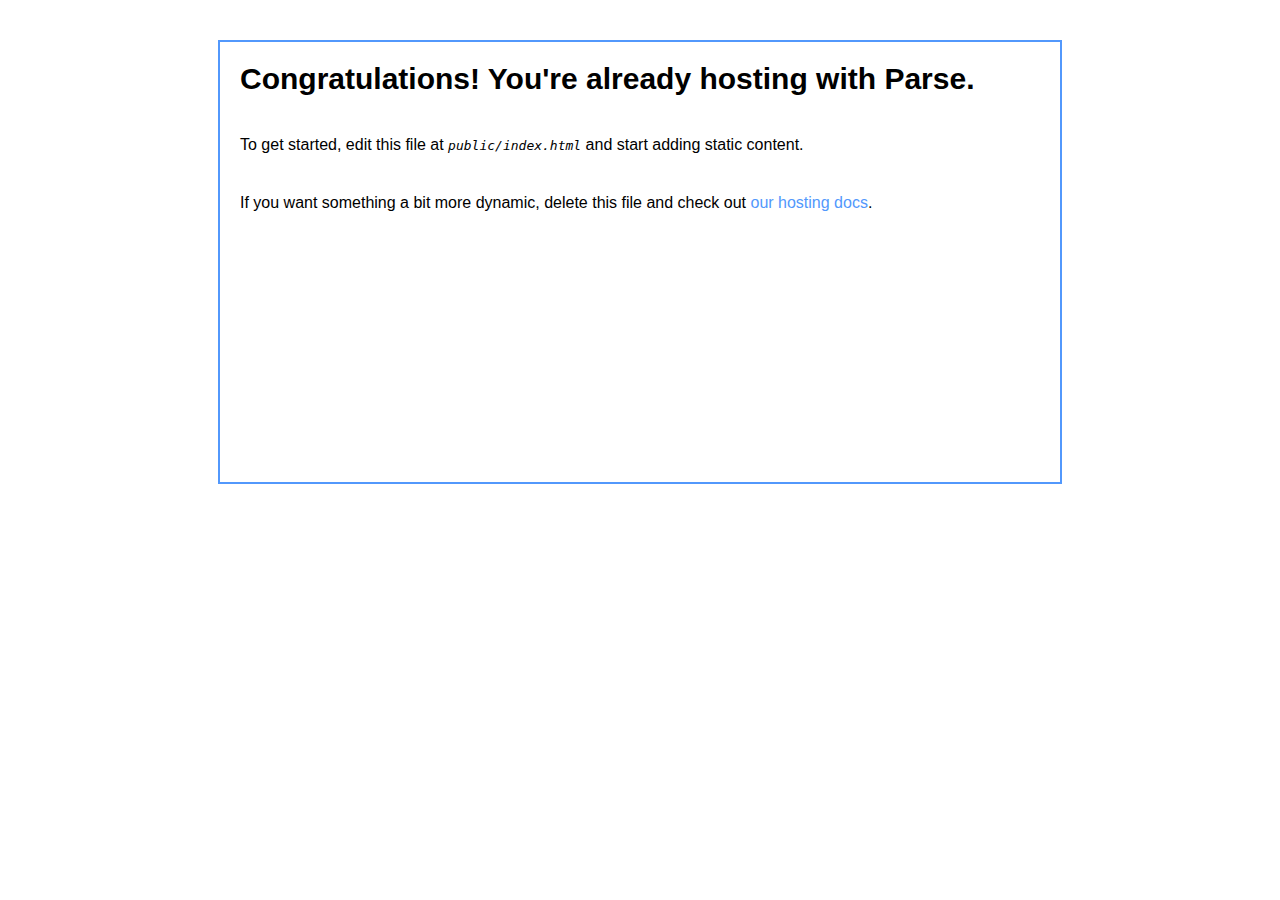
<file: BaniDecide/lib/parse/CloudCode/public/index.html>
<html>
  <head>
    <title>My ParseApp site</title>
    <style>
    body { font-family: Helvetica, Arial, sans-serif; }
    div { width: 800px; height: 400px; margin: 40px auto; padding: 20px; border: 2px solid #5298fc; }
    h1 { font-size: 30px; margin: 0; }
    p { margin: 40px 0; }
    em { font-family: monospace; }
    a { color: #5298fc; text-decoration: none; }
    </style>
  </head>
  <body>
    <div>
      <h1>Congratulations! You're already hosting with Parse.</h1>
      <p>To get started, edit this file at <em>public/index.html</em> and start adding static content.</p>
      <p>If you want something a bit more dynamic, delete this file and check out <a href="https://parse.com/docs/hosting_guide#webapp">our hosting docs</a>.</p>
    </div>
  </body>
</html>
</file>
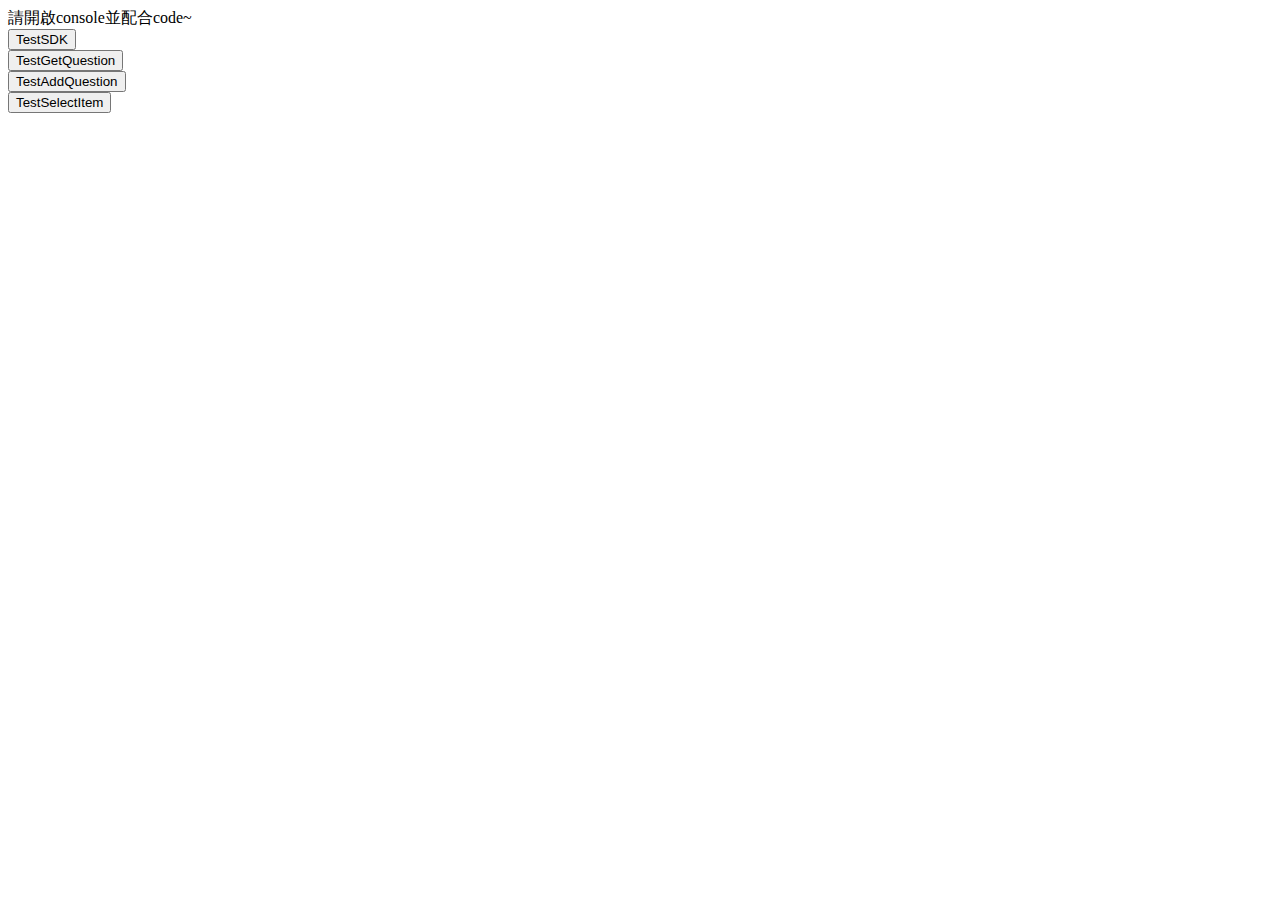
<file: BaniDecide/lib/parse/sample/sample.html>
<!doctype html>

<html lang="en">
<head>
  <meta charset="utf-8">
  <title>Sample</title>

  <!-- SDK dependency -->
  <script src="http://www.parsecdn.com/js/parse-1.3.4.min.js"></script>
</head>

<body>
  <!-- Parse Initialization: must be the FIRST script-->
  <script>
    var appId = "EeGKlcEmDhT5SMjQhs6iRaYdIIohsM6rGWNn9iP2";
    var jsKey = "CEnbro29EZJaKvRqIdpH46yaJcfk8UTdEspS5Qrm";
    Parse.initialize(appId, jsKey);
  </script>

  請開啟console並配合code~
  <div>
    <button onclick="test()">TestSDK</button>
  </div>
  <div>
    <button onclick="testGetQuestion()">TestGetQuestion</button>
  </div>
  <div>
    <button onclick="testAddQuestion()">TestAddQuestion</button>
  </div>
  <div>
    <button onclick="testSelectItem()">TestSelectItem</button>
  </div>
  <script>

    function test() {
      var TestObject = Parse.Object.extend("TestObject");
      var testObject = new TestObject();
      testObject.save({foo: "bar"}).then(function(object) {
        alert("yay! it worked");
      },function(error) {
        alert("OH failed");
      });
    }

    function testGetQuestion() {
      var theQid = "xYhXz6tKlb"; // 暫時放的假問題的ID~
      Parse.Cloud.run("getQuestion", {qid: theQid}).then(function(respStr) {
        console.log(respStr);
        var resp = JSON.parse(respStr);
        var question = resp.q;
        var options = resp.a;
        var counts = resp.counts;

        console.log("question:" + question + ", options:" + options + ", counts:" + counts);
      }, function(error) {
        console.log(JSON.stringify(error));
      });
    }

    function testAddQuestion() {
      var theQ = "新年快樂";
      var theA = ["快樂", "不快樂", "很爽", "沒差吧"];
      Parse.Cloud.run("addQuestion", {q: theQ, a: theA}).then(function(respStr) {
        var resp = JSON.parse(respStr);
        var qid = resp.qid;
        console.log("new qid=" + qid);
      }, function(error) {
        console.log(JSON.stringify(error));
      });
    }

    function testSelectItem() {
      var theUid = "abc"; //whatever
      var theQid = "xYhXz6tKlb"; // 和testGetQUestion同一題
      var theNumber = 0;  // 0~3
      Parse.Cloud.run("selectItem", 
        {uid: theUid, qid: theQid, number: theNumber}
      ).then(function(respStr) {
        console.log(respStr);
      }, function(error) {
        console.log(JSON.stringify(error));
      });
    }
  </script>



</body>
</html>
</file>
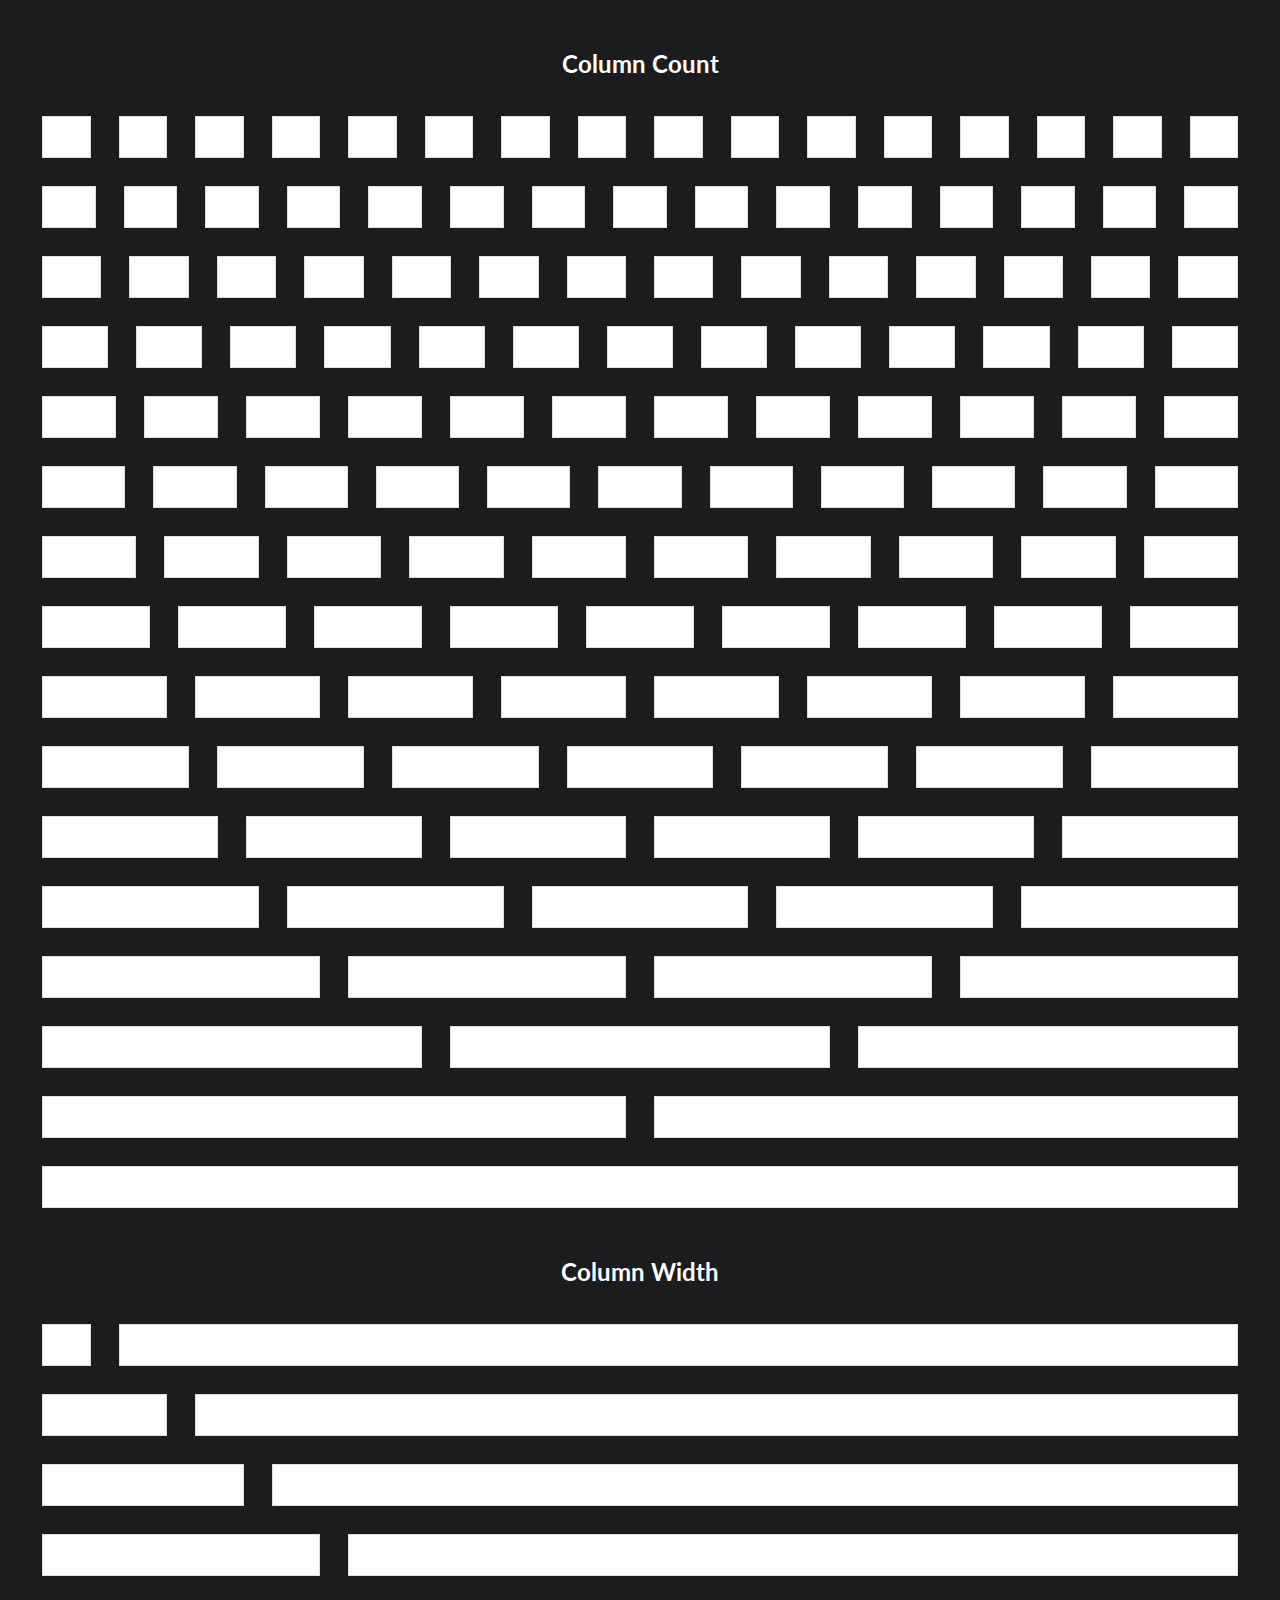
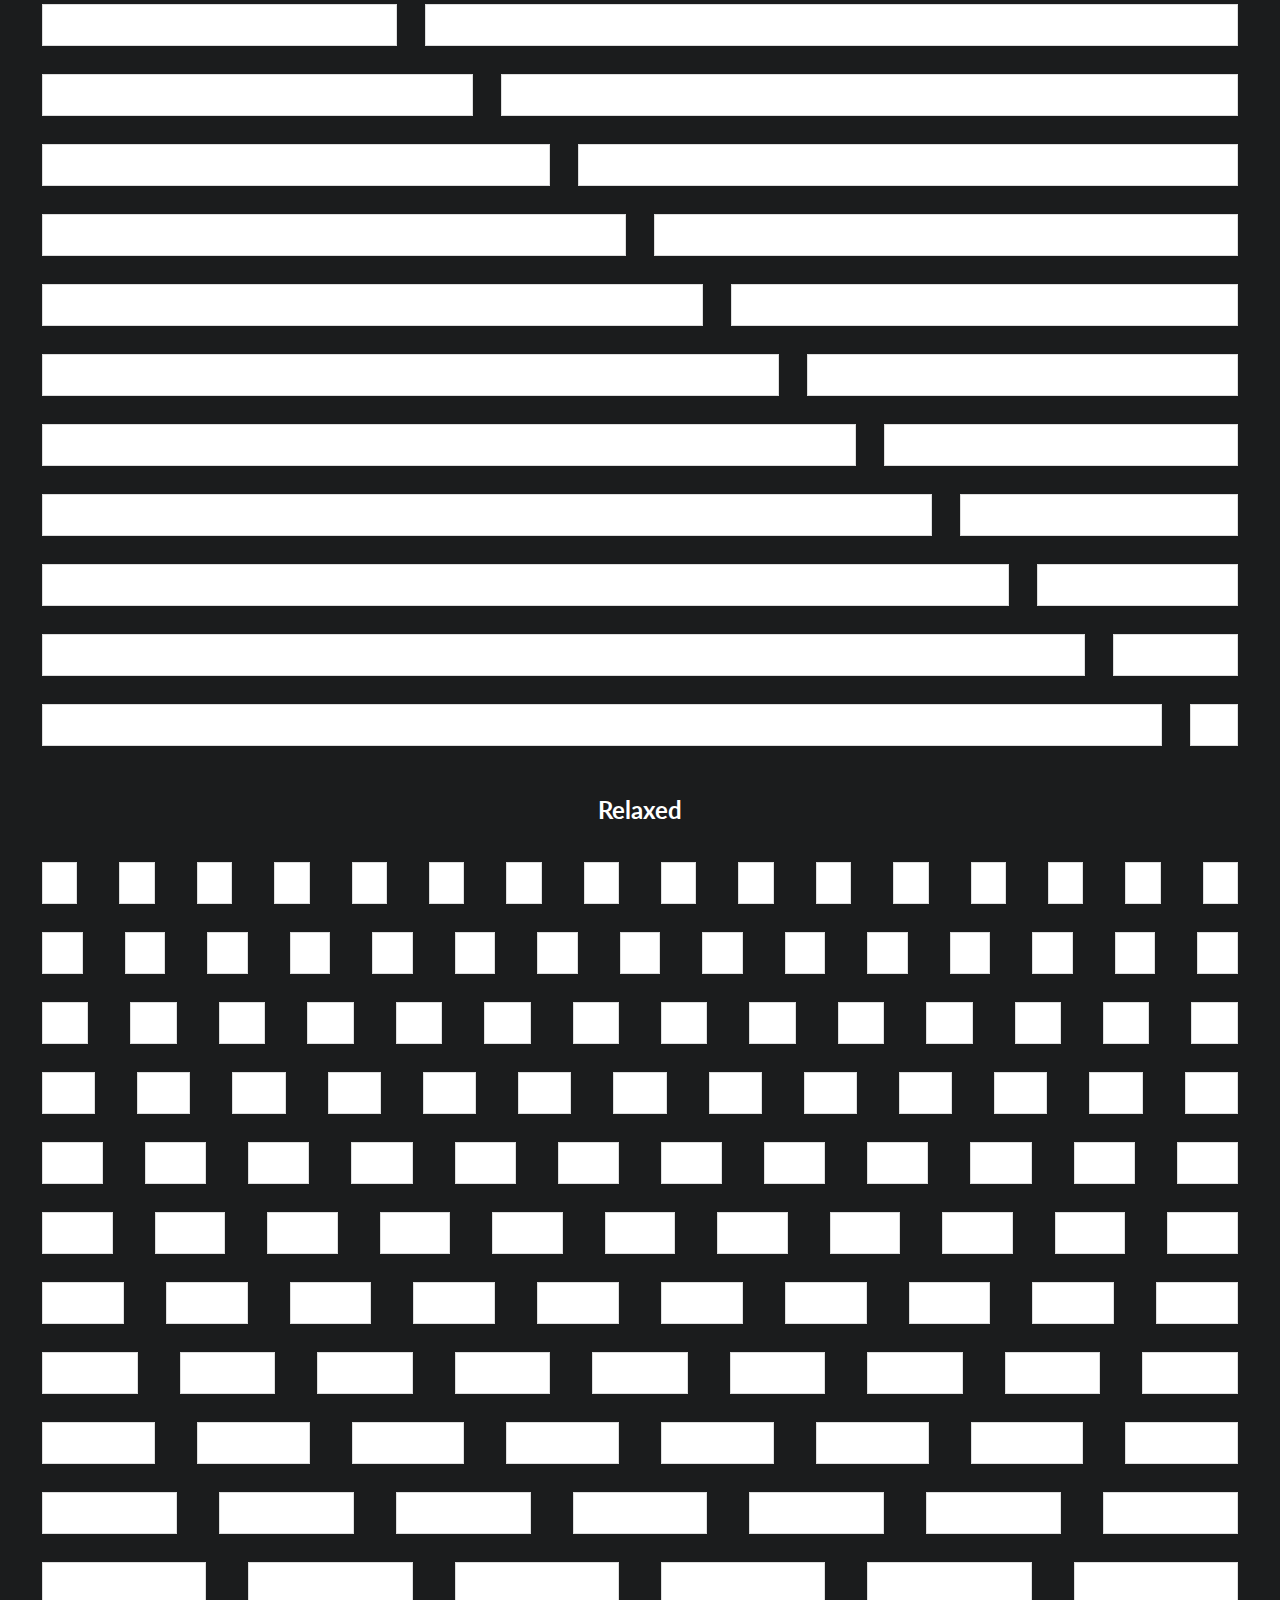
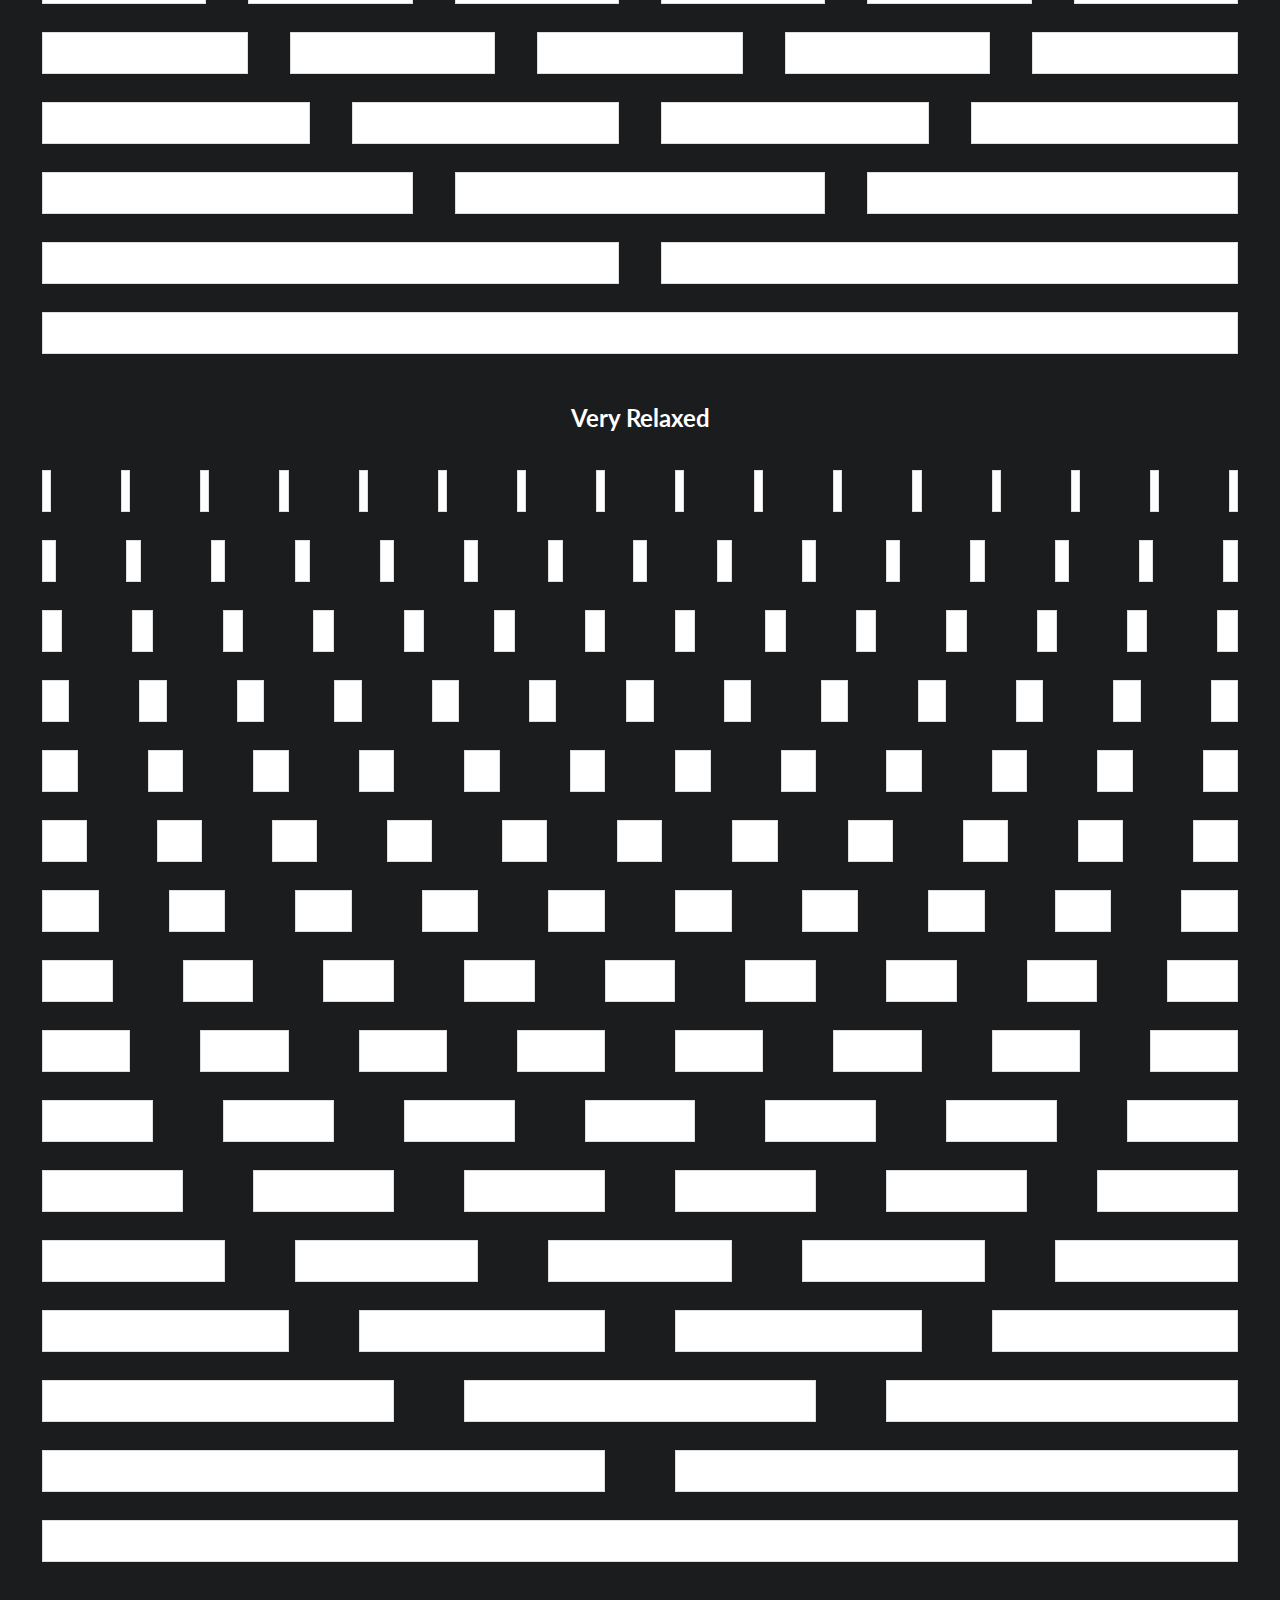
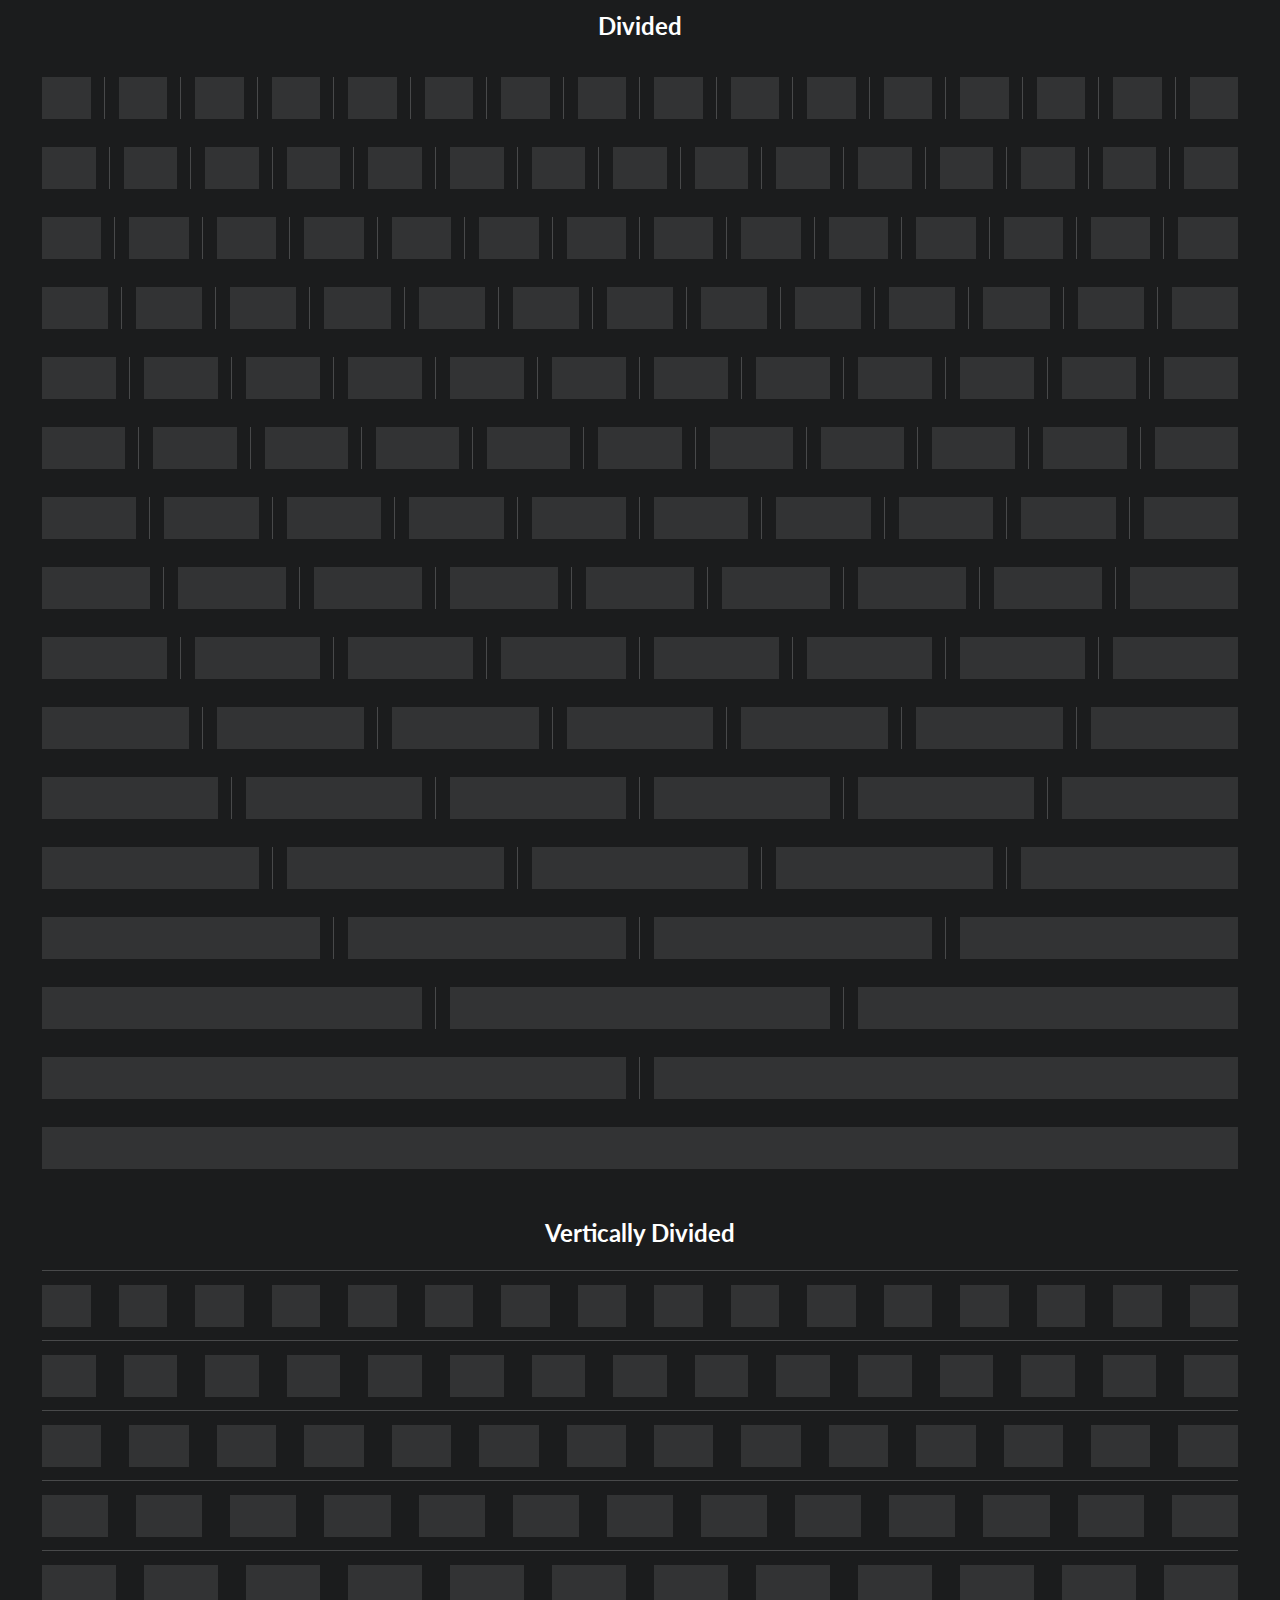
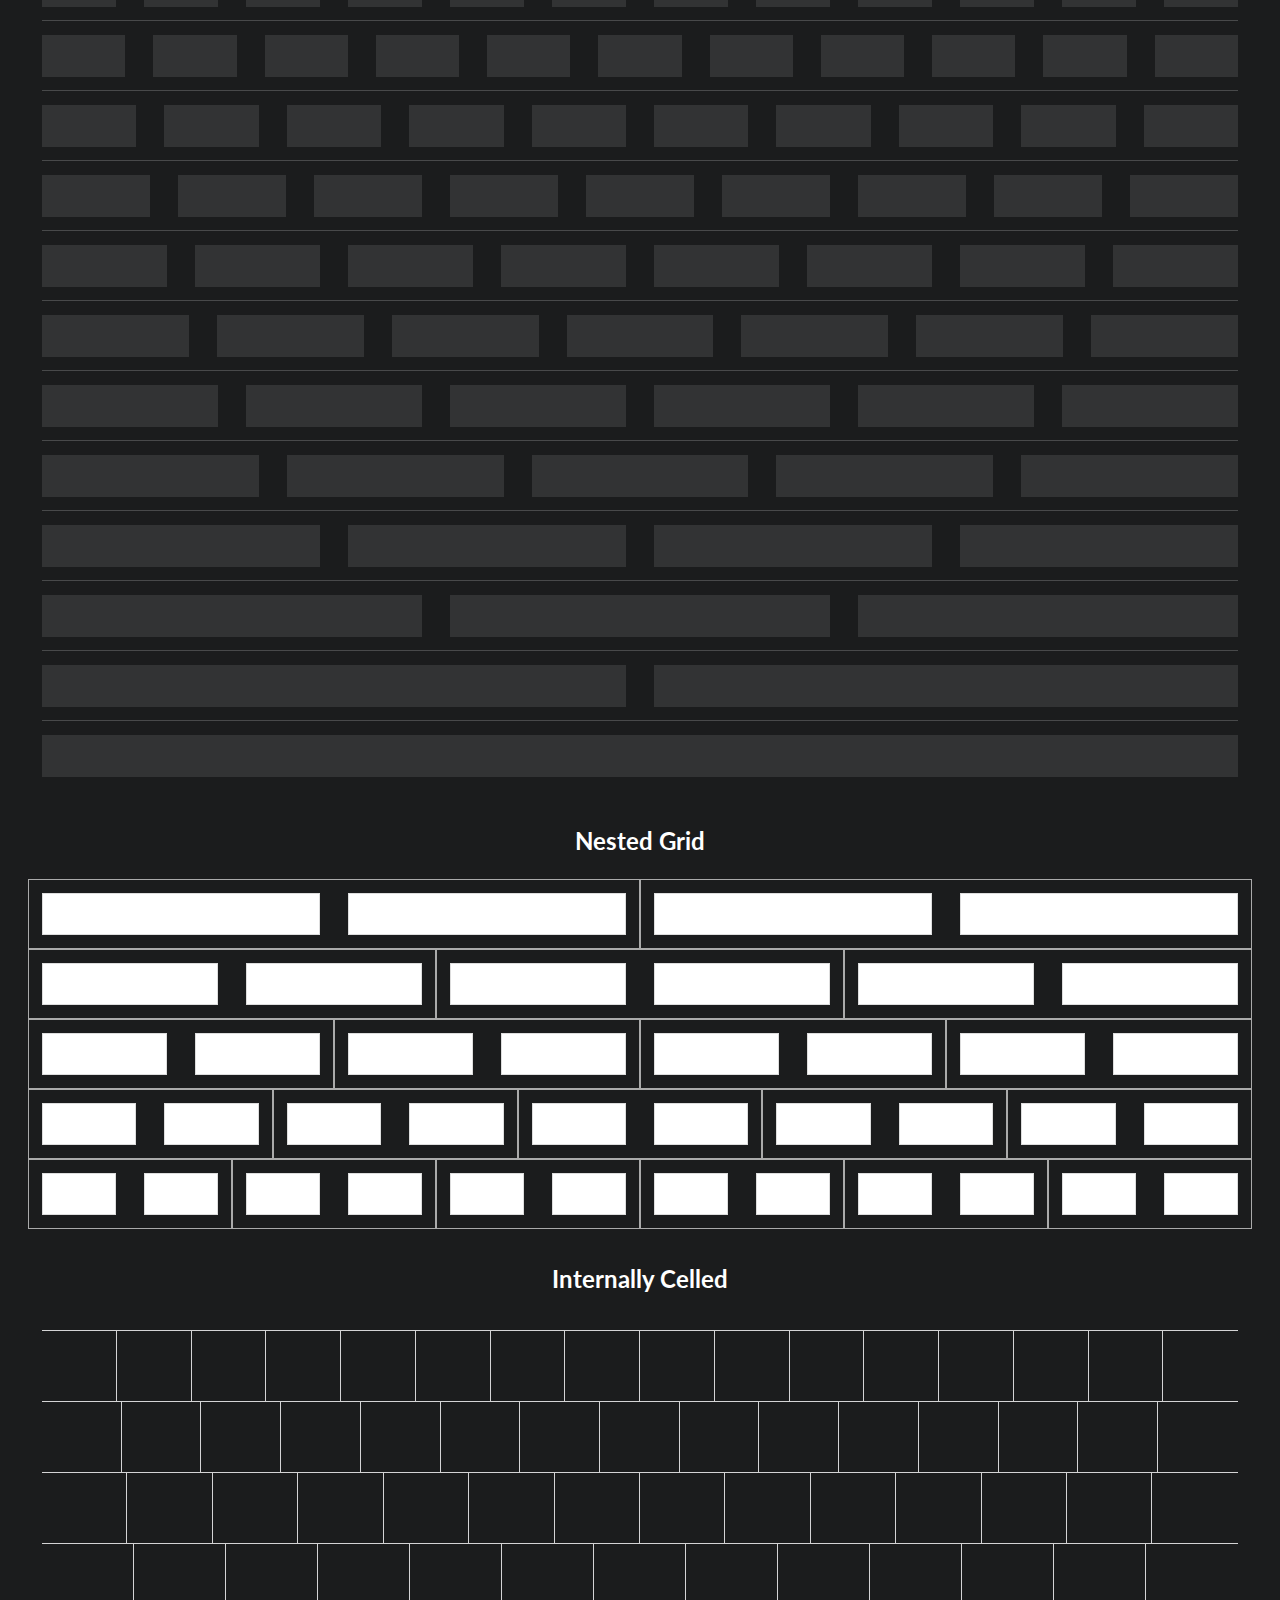
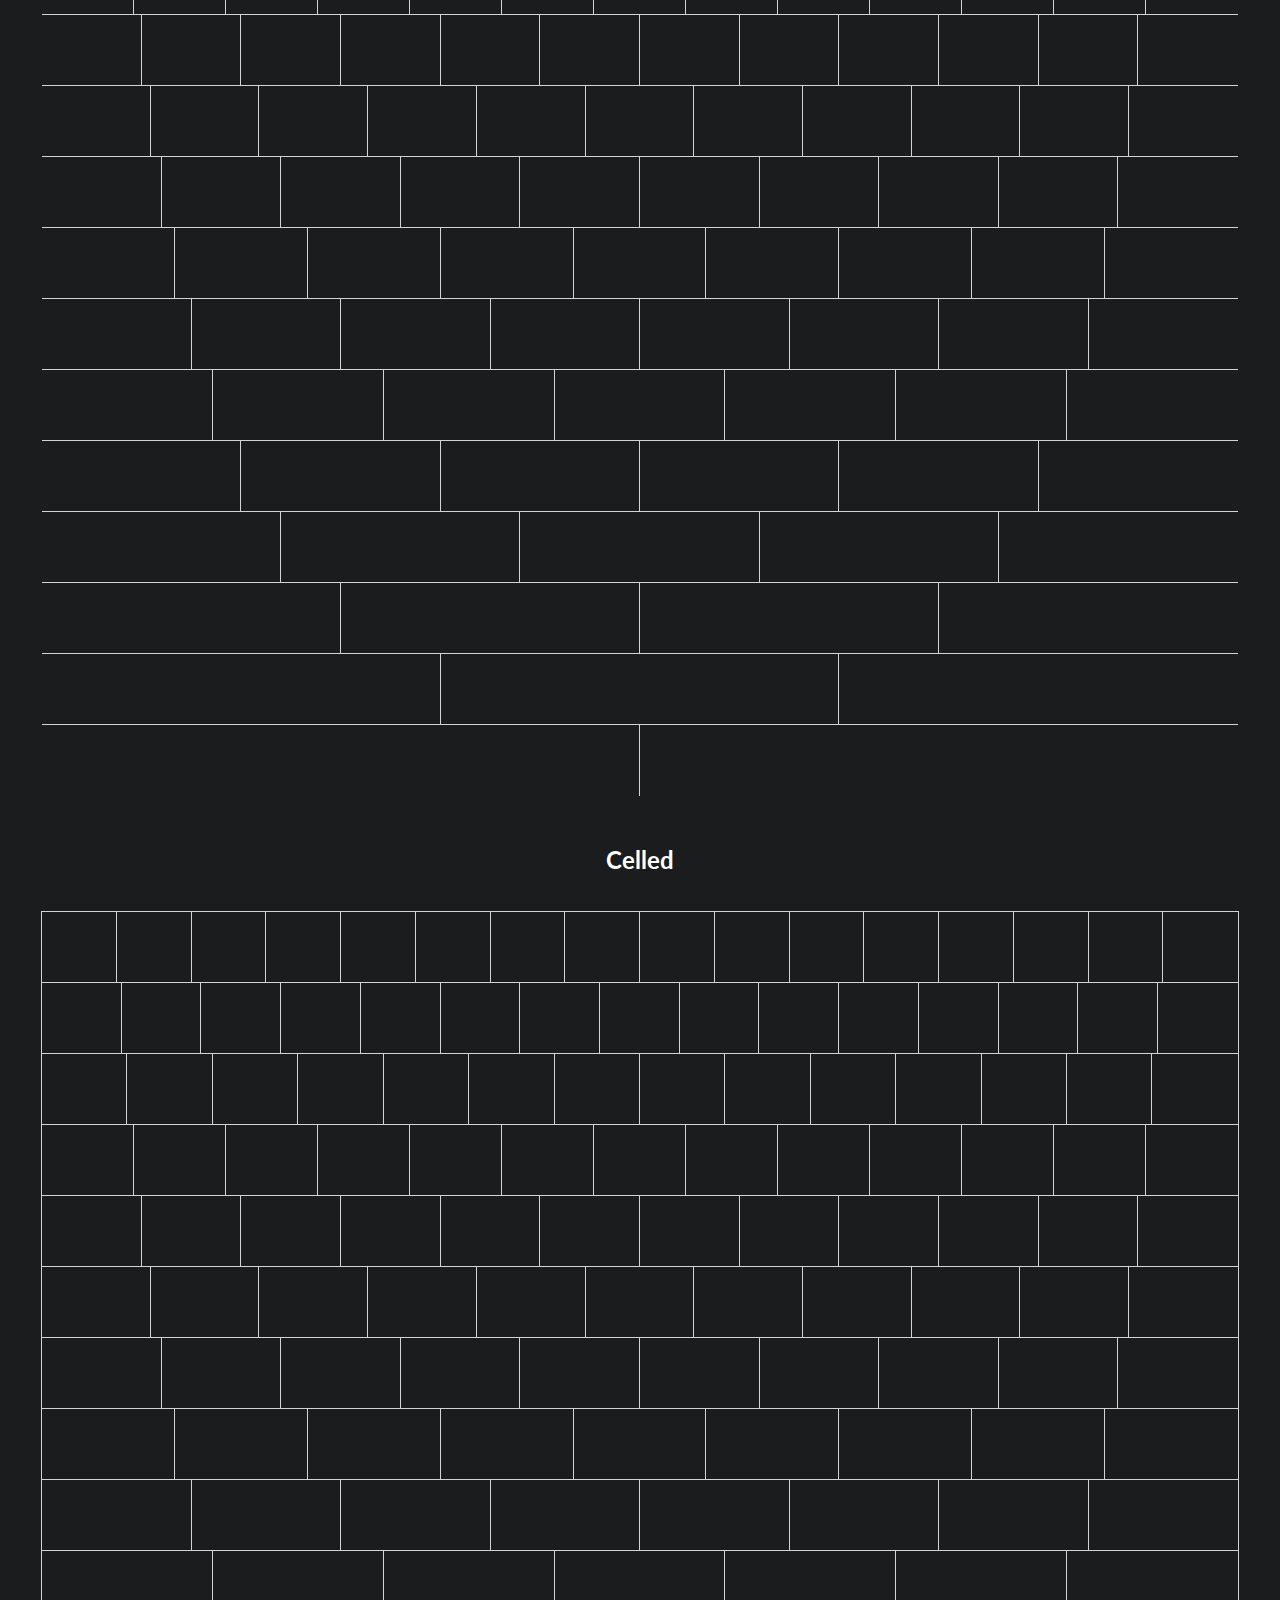
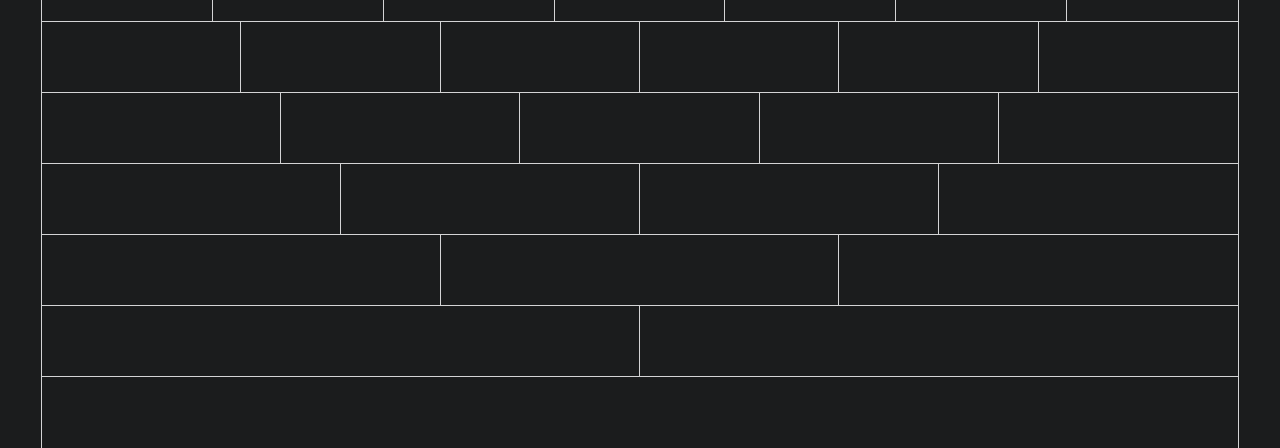
<file: BaniDecide/web/css/semanticUI/examples/grid.html>
<!DOCTYPE html>
<html>
<head>
  <!-- Standard Meta -->
  <meta charset="utf-8" />
  <meta http-equiv="X-UA-Compatible" content="IE=edge,chrome=1" />
  <meta name="viewport" content="width=device-width, initial-scale=1.0, maximum-scale=1.0">

  <!-- Site Properities -->
  <title>Grid - Semantic</title>

  <link rel="stylesheet" type="text/css" href="../dist/semantic.css">
  <link rel="stylesheet" type="text/css" href="grid.css">

  <script src="http://cdnjs.cloudflare.com/ajax/libs/jquery/2.0.3/jquery.js"></script>
  <script src="../dist/semantic.js"></script>
</head>
<body id="grid">
  <h2 class="ui center aligned inverted header">Column Count</h2>

  <div class="shaded examples">

  <div class="ui grid">
    <div class="sixteen column row">
      <div class="column"></div>
      <div class="column"></div>
      <div class="column"></div>
      <div class="column"></div>
      <div class="column"></div>
      <div class="column"></div>
      <div class="column"></div>
      <div class="column"></div>
      <div class="column"></div>
      <div class="column"></div>
      <div class="column"></div>
      <div class="column"></div>
      <div class="column"></div>
      <div class="column"></div>
      <div class="column"></div>
      <div class="column"></div>
    </div>
    <div class="fifteen column row">
      <div class="column"></div>
      <div class="column"></div>
      <div class="column"></div>
      <div class="column"></div>
      <div class="column"></div>
      <div class="column"></div>
      <div class="column"></div>
      <div class="column"></div>
      <div class="column"></div>
      <div class="column"></div>
      <div class="column"></div>
      <div class="column"></div>
      <div class="column"></div>
      <div class="column"></div>
      <div class="column"></div>
    </div>
    <div class="fourteen column row">
      <div class="column"></div>
      <div class="column"></div>
      <div class="column"></div>
      <div class="column"></div>
      <div class="column"></div>
      <div class="column"></div>
      <div class="column"></div>
      <div class="column"></div>
      <div class="column"></div>
      <div class="column"></div>
      <div class="column"></div>
      <div class="column"></div>
      <div class="column"></div>
      <div class="column"></div>
    </div>
    <div class="thirteen column row">
      <div class="column"></div>
      <div class="column"></div>
      <div class="column"></div>
      <div class="column"></div>
      <div class="column"></div>
      <div class="column"></div>
      <div class="column"></div>
      <div class="column"></div>
      <div class="column"></div>
      <div class="column"></div>
      <div class="column"></div>
      <div class="column"></div>
      <div class="column"></div>
    </div>
    <div class="twelve column row">
      <div class="column"></div>
      <div class="column"></div>
      <div class="column"></div>
      <div class="column"></div>
      <div class="column"></div>
      <div class="column"></div>
      <div class="column"></div>
      <div class="column"></div>
      <div class="column"></div>
      <div class="column"></div>
      <div class="column"></div>
      <div class="column"></div>
    </div>
    <div class="eleven column row">
      <div class="column"></div>
      <div class="column"></div>
      <div class="column"></div>
      <div class="column"></div>
      <div class="column"></div>
      <div class="column"></div>
      <div class="column"></div>
      <div class="column"></div>
      <div class="column"></div>
      <div class="column"></div>
      <div class="column"></div>
    </div>
    <div class="ten column row">
      <div class="column"></div>
      <div class="column"></div>
      <div class="column"></div>
      <div class="column"></div>
      <div class="column"></div>
      <div class="column"></div>
      <div class="column"></div>
      <div class="column"></div>
      <div class="column"></div>
      <div class="column"></div>
    </div>
    <div class="nine column row">
      <div class="column"></div>
      <div class="column"></div>
      <div class="column"></div>
      <div class="column"></div>
      <div class="column"></div>
      <div class="column"></div>
      <div class="column"></div>
      <div class="column"></div>
      <div class="column"></div>
    </div>
    <div class="eight column row">
      <div class="column"></div>
      <div class="column"></div>
      <div class="column"></div>
      <div class="column"></div>
      <div class="column"></div>
      <div class="column"></div>
      <div class="column"></div>
      <div class="column"></div>
    </div>
    <div class="seven column row">
      <div class="column"></div>
      <div class="column"></div>
      <div class="column"></div>
      <div class="column"></div>
      <div class="column"></div>
      <div class="column"></div>
      <div class="column"></div>
    </div>
    <div class="six column row">
      <div class="column"></div>
      <div class="column"></div>
      <div class="column"></div>
      <div class="column"></div>
      <div class="column"></div>
      <div class="column"></div>
    </div>
    <div class="five column row">
      <div class="column"></div>
      <div class="column"></div>
      <div class="column"></div>
      <div class="column"></div>
      <div class="column"></div>
    </div>
    <div class="four column row">
      <div class="column"></div>
      <div class="column"></div>
      <div class="column"></div>
      <div class="column"></div>
    </div>
    <div class="three column row">
      <div class="column"></div>
      <div class="column"></div>
      <div class="column"></div>
    </div>
    <div class="two column row">
      <div class="column"></div>
      <div class="column"></div>
    </div>
    <div class="one column row">
      <div class="column"></div>
    </div>
  </div>

  <h2 class="ui center aligned inverted header">Column Width</h2>
  <div class="ui grid">
    <div class="row">
      <div class="one wide column"></div>
      <div class="fifteen wide column"></div>
    </div>
    <div class="row">
      <div class="two wide column"></div>
      <div class="fourteen wide column"></div>
    </div>
    <div class="row">
      <div class="three wide column"></div>
      <div class="thirteen wide column"></div>
    </div>
    <div class="row">
      <div class="four wide column"></div>
      <div class="twelve wide column"></div>
    </div>
    <div class="row">
      <div class="five wide column"></div>
      <div class="eleven wide column"></div>
    </div>
    <div class="row">
      <div class="six wide column"></div>
      <div class="ten wide column"></div>
    </div>
    <div class="row">
      <div class="seven wide column"></div>
      <div class="nine wide column"></div>
    </div>
    <div class="row">
      <div class="eight wide column"></div>
      <div class="eight wide column"></div>
    </div>
    <div class="row">
      <div class="nine wide column"></div>
      <div class="seven wide column"></div>
    </div>
    <div class="row">
      <div class="ten wide column"></div>
      <div class="six wide column"></div>
    </div>
    <div class="row">
      <div class="eleven wide column"></div>
      <div class="five wide column"></div>
    </div>
    <div class="row">
      <div class="twelve wide column"></div>
      <div class="four wide column"></div>
    </div>
    <div class="row">
      <div class="thirteen wide column"></div>
      <div class="three wide column"></div>
    </div>
    <div class="row">
      <div class="fourteen wide column"></div>
      <div class="two wide column"></div>
    </div>
    <div class="row">
      <div class="fifteen wide column"></div>
      <div class="one wide column"></div>
    </div>
  </div>

  <h2 class="ui center aligned inverted header">Relaxed</h2>

  <div class="ui relaxed grid">
    <div class="sixteen column row">
      <div class="column"></div>
      <div class="column"></div>
      <div class="column"></div>
      <div class="column"></div>
      <div class="column"></div>
      <div class="column"></div>
      <div class="column"></div>
      <div class="column"></div>
      <div class="column"></div>
      <div class="column"></div>
      <div class="column"></div>
      <div class="column"></div>
      <div class="column"></div>
      <div class="column"></div>
      <div class="column"></div>
      <div class="column"></div>
    </div>
    <div class="fifteen column row">
      <div class="column"></div>
      <div class="column"></div>
      <div class="column"></div>
      <div class="column"></div>
      <div class="column"></div>
      <div class="column"></div>
      <div class="column"></div>
      <div class="column"></div>
      <div class="column"></div>
      <div class="column"></div>
      <div class="column"></div>
      <div class="column"></div>
      <div class="column"></div>
      <div class="column"></div>
      <div class="column"></div>
    </div>
    <div class="fourteen column row">
      <div class="column"></div>
      <div class="column"></div>
      <div class="column"></div>
      <div class="column"></div>
      <div class="column"></div>
      <div class="column"></div>
      <div class="column"></div>
      <div class="column"></div>
      <div class="column"></div>
      <div class="column"></div>
      <div class="column"></div>
      <div class="column"></div>
      <div class="column"></div>
      <div class="column"></div>
    </div>
    <div class="thirteen column row">
      <div class="column"></div>
      <div class="column"></div>
      <div class="column"></div>
      <div class="column"></div>
      <div class="column"></div>
      <div class="column"></div>
      <div class="column"></div>
      <div class="column"></div>
      <div class="column"></div>
      <div class="column"></div>
      <div class="column"></div>
      <div class="column"></div>
      <div class="column"></div>
    </div>
    <div class="twelve column row">
      <div class="column"></div>
      <div class="column"></div>
      <div class="column"></div>
      <div class="column"></div>
      <div class="column"></div>
      <div class="column"></div>
      <div class="column"></div>
      <div class="column"></div>
      <div class="column"></div>
      <div class="column"></div>
      <div class="column"></div>
      <div class="column"></div>
    </div>
    <div class="eleven column row">
      <div class="column"></div>
      <div class="column"></div>
      <div class="column"></div>
      <div class="column"></div>
      <div class="column"></div>
      <div class="column"></div>
      <div class="column"></div>
      <div class="column"></div>
      <div class="column"></div>
      <div class="column"></div>
      <div class="column"></div>
    </div>
    <div class="ten column row">
      <div class="column"></div>
      <div class="column"></div>
      <div class="column"></div>
      <div class="column"></div>
      <div class="column"></div>
      <div class="column"></div>
      <div class="column"></div>
      <div class="column"></div>
      <div class="column"></div>
      <div class="column"></div>
    </div>
    <div class="nine column row">
      <div class="column"></div>
      <div class="column"></div>
      <div class="column"></div>
      <div class="column"></div>
      <div class="column"></div>
      <div class="column"></div>
      <div class="column"></div>
      <div class="column"></div>
      <div class="column"></div>
    </div>
    <div class="eight column row">
      <div class="column"></div>
      <div class="column"></div>
      <div class="column"></div>
      <div class="column"></div>
      <div class="column"></div>
      <div class="column"></div>
      <div class="column"></div>
      <div class="column"></div>
    </div>
    <div class="seven column row">
      <div class="column"></div>
      <div class="column"></div>
      <div class="column"></div>
      <div class="column"></div>
      <div class="column"></div>
      <div class="column"></div>
      <div class="column"></div>
    </div>
    <div class="six column row">
      <div class="column"></div>
      <div class="column"></div>
      <div class="column"></div>
      <div class="column"></div>
      <div class="column"></div>
      <div class="column"></div>
    </div>
    <div class="five column row">
      <div class="column"></div>
      <div class="column"></div>
      <div class="column"></div>
      <div class="column"></div>
      <div class="column"></div>
    </div>
    <div class="four column row">
      <div class="column"></div>
      <div class="column"></div>
      <div class="column"></div>
      <div class="column"></div>
    </div>
    <div class="three column row">
      <div class="column"></div>
      <div class="column"></div>
      <div class="column"></div>
    </div>
    <div class="two column row">
      <div class="column"></div>
      <div class="column"></div>
    </div>
    <div class="one column row">
      <div class="column"></div>
    </div>
  </div>

  <h2 class="ui center aligned inverted header">Very Relaxed</h2>

  <div class="ui very relaxed grid">
    <div class="sixteen column row">
      <div class="column"></div>
      <div class="column"></div>
      <div class="column"></div>
      <div class="column"></div>
      <div class="column"></div>
      <div class="column"></div>
      <div class="column"></div>
      <div class="column"></div>
      <div class="column"></div>
      <div class="column"></div>
      <div class="column"></div>
      <div class="column"></div>
      <div class="column"></div>
      <div class="column"></div>
      <div class="column"></div>
      <div class="column"></div>
    </div>
    <div class="fifteen column row">
      <div class="column"></div>
      <div class="column"></div>
      <div class="column"></div>
      <div class="column"></div>
      <div class="column"></div>
      <div class="column"></div>
      <div class="column"></div>
      <div class="column"></div>
      <div class="column"></div>
      <div class="column"></div>
      <div class="column"></div>
      <div class="column"></div>
      <div class="column"></div>
      <div class="column"></div>
      <div class="column"></div>
    </div>
    <div class="fourteen column row">
      <div class="column"></div>
      <div class="column"></div>
      <div class="column"></div>
      <div class="column"></div>
      <div class="column"></div>
      <div class="column"></div>
      <div class="column"></div>
      <div class="column"></div>
      <div class="column"></div>
      <div class="column"></div>
      <div class="column"></div>
      <div class="column"></div>
      <div class="column"></div>
      <div class="column"></div>
    </div>
    <div class="thirteen column row">
      <div class="column"></div>
      <div class="column"></div>
      <div class="column"></div>
      <div class="column"></div>
      <div class="column"></div>
      <div class="column"></div>
      <div class="column"></div>
      <div class="column"></div>
      <div class="column"></div>
      <div class="column"></div>
      <div class="column"></div>
      <div class="column"></div>
      <div class="column"></div>
    </div>
    <div class="twelve column row">
      <div class="column"></div>
      <div class="column"></div>
      <div class="column"></div>
      <div class="column"></div>
      <div class="column"></div>
      <div class="column"></div>
      <div class="column"></div>
      <div class="column"></div>
      <div class="column"></div>
      <div class="column"></div>
      <div class="column"></div>
      <div class="column"></div>
    </div>
    <div class="eleven column row">
      <div class="column"></div>
      <div class="column"></div>
      <div class="column"></div>
      <div class="column"></div>
      <div class="column"></div>
      <div class="column"></div>
      <div class="column"></div>
      <div class="column"></div>
      <div class="column"></div>
      <div class="column"></div>
      <div class="column"></div>
    </div>
    <div class="ten column row">
      <div class="column"></div>
      <div class="column"></div>
      <div class="column"></div>
      <div class="column"></div>
      <div class="column"></div>
      <div class="column"></div>
      <div class="column"></div>
      <div class="column"></div>
      <div class="column"></div>
      <div class="column"></div>
    </div>
    <div class="nine column row">
      <div class="column"></div>
      <div class="column"></div>
      <div class="column"></div>
      <div class="column"></div>
      <div class="column"></div>
      <div class="column"></div>
      <div class="column"></div>
      <div class="column"></div>
      <div class="column"></div>
    </div>
    <div class="eight column row">
      <div class="column"></div>
      <div class="column"></div>
      <div class="column"></div>
      <div class="column"></div>
      <div class="column"></div>
      <div class="column"></div>
      <div class="column"></div>
      <div class="column"></div>
    </div>
    <div class="seven column row">
      <div class="column"></div>
      <div class="column"></div>
      <div class="column"></div>
      <div class="column"></div>
      <div class="column"></div>
      <div class="column"></div>
      <div class="column"></div>
    </div>
    <div class="six column row">
      <div class="column"></div>
      <div class="column"></div>
      <div class="column"></div>
      <div class="column"></div>
      <div class="column"></div>
      <div class="column"></div>
    </div>
    <div class="five column row">
      <div class="column"></div>
      <div class="column"></div>
      <div class="column"></div>
      <div class="column"></div>
      <div class="column"></div>
    </div>
    <div class="four column row">
      <div class="column"></div>
      <div class="column"></div>
      <div class="column"></div>
      <div class="column"></div>
    </div>
    <div class="three column row">
      <div class="column"></div>
      <div class="column"></div>
      <div class="column"></div>
    </div>
    <div class="two column row">
      <div class="column"></div>
      <div class="column"></div>
    </div>
    <div class="one column row">
      <div class="column"></div>
    </div>
  </div>

  </div>

  <div class="divided examples">
  <h2 class="ui inverted center aligned header">Divided</h2>

  <div class="ui inverted divided grid">
    <div class="sixteen column row">
      <div class="column"></div>
      <div class="column"></div>
      <div class="column"></div>
      <div class="column"></div>
      <div class="column"></div>
      <div class="column"></div>
      <div class="column"></div>
      <div class="column"></div>
      <div class="column"></div>
      <div class="column"></div>
      <div class="column"></div>
      <div class="column"></div>
      <div class="column"></div>
      <div class="column"></div>
      <div class="column"></div>
      <div class="column"></div>
    </div>
    <div class="fifteen column row">
      <div class="column"></div>
      <div class="column"></div>
      <div class="column"></div>
      <div class="column"></div>
      <div class="column"></div>
      <div class="column"></div>
      <div class="column"></div>
      <div class="column"></div>
      <div class="column"></div>
      <div class="column"></div>
      <div class="column"></div>
      <div class="column"></div>
      <div class="column"></div>
      <div class="column"></div>
      <div class="column"></div>
    </div>
    <div class="fourteen column row">
      <div class="column"></div>
      <div class="column"></div>
      <div class="column"></div>
      <div class="column"></div>
      <div class="column"></div>
      <div class="column"></div>
      <div class="column"></div>
      <div class="column"></div>
      <div class="column"></div>
      <div class="column"></div>
      <div class="column"></div>
      <div class="column"></div>
      <div class="column"></div>
      <div class="column"></div>
    </div>
    <div class="thirteen column row">
      <div class="column"></div>
      <div class="column"></div>
      <div class="column"></div>
      <div class="column"></div>
      <div class="column"></div>
      <div class="column"></div>
      <div class="column"></div>
      <div class="column"></div>
      <div class="column"></div>
      <div class="column"></div>
      <div class="column"></div>
      <div class="column"></div>
      <div class="column"></div>
    </div>
    <div class="twelve column row">
      <div class="column"></div>
      <div class="column"></div>
      <div class="column"></div>
      <div class="column"></div>
      <div class="column"></div>
      <div class="column"></div>
      <div class="column"></div>
      <div class="column"></div>
      <div class="column"></div>
      <div class="column"></div>
      <div class="column"></div>
      <div class="column"></div>
    </div>
    <div class="eleven column row">
      <div class="column"></div>
      <div class="column"></div>
      <div class="column"></div>
      <div class="column"></div>
      <div class="column"></div>
      <div class="column"></div>
      <div class="column"></div>
      <div class="column"></div>
      <div class="column"></div>
      <div class="column"></div>
      <div class="column"></div>
    </div>
    <div class="ten column row">
      <div class="column"></div>
      <div class="column"></div>
      <div class="column"></div>
      <div class="column"></div>
      <div class="column"></div>
      <div class="column"></div>
      <div class="column"></div>
      <div class="column"></div>
      <div class="column"></div>
      <div class="column"></div>
    </div>
    <div class="nine column row">
      <div class="column"></div>
      <div class="column"></div>
      <div class="column"></div>
      <div class="column"></div>
      <div class="column"></div>
      <div class="column"></div>
      <div class="column"></div>
      <div class="column"></div>
      <div class="column"></div>
    </div>
    <div class="eight column row">
      <div class="column"></div>
      <div class="column"></div>
      <div class="column"></div>
      <div class="column"></div>
      <div class="column"></div>
      <div class="column"></div>
      <div class="column"></div>
      <div class="column"></div>
    </div>
    <div class="seven column row">
      <div class="column"></div>
      <div class="column"></div>
      <div class="column"></div>
      <div class="column"></div>
      <div class="column"></div>
      <div class="column"></div>
      <div class="column"></div>
    </div>
    <div class="six column row">
      <div class="column"></div>
      <div class="column"></div>
      <div class="column"></div>
      <div class="column"></div>
      <div class="column"></div>
      <div class="column"></div>
    </div>
    <div class="five column row">
      <div class="column"></div>
      <div class="column"></div>
      <div class="column"></div>
      <div class="column"></div>
      <div class="column"></div>
    </div>
    <div class="four column row">
      <div class="column"></div>
      <div class="column"></div>
      <div class="column"></div>
      <div class="column"></div>
    </div>
    <div class="three column row">
      <div class="column"></div>
      <div class="column"></div>
      <div class="column"></div>
    </div>
    <div class="two column row">
      <div class="column"></div>
      <div class="column"></div>
    </div>
    <div class="one column row">
      <div class="column"></div>
    </div>
  </div>

  <h2 class="ui inverted center aligned header">Vertically Divided</h2>
  <div class="ui inverted vertically divided grid">
    <div class="sixteen column row">
      <div class="column"></div>
      <div class="column"></div>
      <div class="column"></div>
      <div class="column"></div>
      <div class="column"></div>
      <div class="column"></div>
      <div class="column"></div>
      <div class="column"></div>
      <div class="column"></div>
      <div class="column"></div>
      <div class="column"></div>
      <div class="column"></div>
      <div class="column"></div>
      <div class="column"></div>
      <div class="column"></div>
      <div class="column"></div>
    </div>
    <div class="fifteen column row">
      <div class="column"></div>
      <div class="column"></div>
      <div class="column"></div>
      <div class="column"></div>
      <div class="column"></div>
      <div class="column"></div>
      <div class="column"></div>
      <div class="column"></div>
      <div class="column"></div>
      <div class="column"></div>
      <div class="column"></div>
      <div class="column"></div>
      <div class="column"></div>
      <div class="column"></div>
      <div class="column"></div>
    </div>
    <div class="fourteen column row">
      <div class="column"></div>
      <div class="column"></div>
      <div class="column"></div>
      <div class="column"></div>
      <div class="column"></div>
      <div class="column"></div>
      <div class="column"></div>
      <div class="column"></div>
      <div class="column"></div>
      <div class="column"></div>
      <div class="column"></div>
      <div class="column"></div>
      <div class="column"></div>
      <div class="column"></div>
    </div>
    <div class="thirteen column row">
      <div class="column"></div>
      <div class="column"></div>
      <div class="column"></div>
      <div class="column"></div>
      <div class="column"></div>
      <div class="column"></div>
      <div class="column"></div>
      <div class="column"></div>
      <div class="column"></div>
      <div class="column"></div>
      <div class="column"></div>
      <div class="column"></div>
      <div class="column"></div>
    </div>
    <div class="twelve column row">
      <div class="column"></div>
      <div class="column"></div>
      <div class="column"></div>
      <div class="column"></div>
      <div class="column"></div>
      <div class="column"></div>
      <div class="column"></div>
      <div class="column"></div>
      <div class="column"></div>
      <div class="column"></div>
      <div class="column"></div>
      <div class="column"></div>
    </div>
    <div class="eleven column row">
      <div class="column"></div>
      <div class="column"></div>
      <div class="column"></div>
      <div class="column"></div>
      <div class="column"></div>
      <div class="column"></div>
      <div class="column"></div>
      <div class="column"></div>
      <div class="column"></div>
      <div class="column"></div>
      <div class="column"></div>
    </div>
    <div class="ten column row">
      <div class="column"></div>
      <div class="column"></div>
      <div class="column"></div>
      <div class="column"></div>
      <div class="column"></div>
      <div class="column"></div>
      <div class="column"></div>
      <div class="column"></div>
      <div class="column"></div>
      <div class="column"></div>
    </div>
    <div class="nine column row">
      <div class="column"></div>
      <div class="column"></div>
      <div class="column"></div>
      <div class="column"></div>
      <div class="column"></div>
      <div class="column"></div>
      <div class="column"></div>
      <div class="column"></div>
      <div class="column"></div>
    </div>
    <div class="eight column row">
      <div class="column"></div>
      <div class="column"></div>
      <div class="column"></div>
      <div class="column"></div>
      <div class="column"></div>
      <div class="column"></div>
      <div class="column"></div>
      <div class="column"></div>
    </div>
    <div class="seven column row">
      <div class="column"></div>
      <div class="column"></div>
      <div class="column"></div>
      <div class="column"></div>
      <div class="column"></div>
      <div class="column"></div>
      <div class="column"></div>
    </div>
    <div class="six column row">
      <div class="column"></div>
      <div class="column"></div>
      <div class="column"></div>
      <div class="column"></div>
      <div class="column"></div>
      <div class="column"></div>
    </div>
    <div class="five column row">
      <div class="column"></div>
      <div class="column"></div>
      <div class="column"></div>
      <div class="column"></div>
      <div class="column"></div>
    </div>
    <div class="four column row">
      <div class="column"></div>
      <div class="column"></div>
      <div class="column"></div>
      <div class="column"></div>
    </div>
    <div class="three column row">
      <div class="column"></div>
      <div class="column"></div>
      <div class="column"></div>
    </div>
    <div class="two column row">
      <div class="column"></div>
      <div class="column"></div>
    </div>
    <div class="one column row">
      <div class="column"></div>
    </div>
  </div>

  </div>
  <div class="nested examples">

  <h2 class="ui center aligned inverted header">Nested Grid</h2>
  <div class="ui grid">
    <div class="two column row">
      <div class="column">
        <div class="ui two column grid">
          <div class="column"></div>
          <div class="column"></div>
        </div>
      </div>
      <div class="column">
        <div class="ui two column grid">
          <div class="column"></div>
          <div class="column"></div>
        </div>
      </div>
    </div>
    <div class="three column row">
      <div class="column">
        <div class="ui two column grid">
          <div class="column"></div>
          <div class="column"></div>
        </div>
      </div>
      <div class="column">
        <div class="ui two column grid">
          <div class="column"></div>
          <div class="column"></div>
        </div>
      </div>
      <div class="column">
        <div class="ui two column grid">
          <div class="column"></div>
          <div class="column"></div>
        </div>
      </div>
    </div>
    <div class="four column row">
      <div class="column">
        <div class="ui two column grid">
          <div class="column"></div>
          <div class="column"></div>
        </div>
      </div>
      <div class="column">
        <div class="ui two column grid">
          <div class="column"></div>
          <div class="column"></div>
        </div>
      </div>
      <div class="column">
        <div class="ui two column grid">
          <div class="column"></div>
          <div class="column"></div>
        </div>
      </div>
      <div class="column">
        <div class="ui two column grid">
          <div class="column"></div>
          <div class="column"></div>
        </div>
      </div>
    </div>
    <div class="five column row">
      <div class="column">
        <div class="ui two column grid">
          <div class="column"></div>
          <div class="column"></div>
        </div>
      </div>
      <div class="column">
        <div class="ui two column grid">
          <div class="column"></div>
          <div class="column"></div>
        </div>
      </div>
      <div class="column">
        <div class="ui two column grid">
          <div class="column"></div>
          <div class="column"></div>
        </div>
      </div>
      <div class="column">
        <div class="ui two column grid">
          <div class="column"></div>
          <div class="column"></div>
        </div>
      </div>
      <div class="column">
        <div class="ui two column grid">
          <div class="column"></div>
          <div class="column"></div>
        </div>
      </div>
    </div>
    <div class="six column row">
      <div class="column">
        <div class="ui two column grid">
          <div class="column"></div>
          <div class="column"></div>
        </div>
      </div>
      <div class="column">
        <div class="ui two column grid">
          <div class="column"></div>
          <div class="column"></div>
        </div>
      </div>
      <div class="column">
        <div class="ui two column grid">
          <div class="column"></div>
          <div class="column"></div>
        </div>
      </div>
      <div class="column">
        <div class="ui two column grid">
          <div class="column"></div>
          <div class="column"></div>
        </div>
      </div>
      <div class="column">
        <div class="ui two column grid">
          <div class="column"></div>
          <div class="column"></div>
        </div>
      </div>
      <div class="column">
        <div class="ui two column grid">
          <div class="column"></div>
          <div class="column"></div>
        </div>
      </div>
    </div>
  </div>

  </div>

  <div class="simple examples">

  <h2 class="ui inverted center aligned header">Internally Celled</h2>

  <div class="ui internally celled grid">
    <div class="sixteen column row">
      <div class="column"></div>
      <div class="column"></div>
      <div class="column"></div>
      <div class="column"></div>
      <div class="column"></div>
      <div class="column"></div>
      <div class="column"></div>
      <div class="column"></div>
      <div class="column"></div>
      <div class="column"></div>
      <div class="column"></div>
      <div class="column"></div>
      <div class="column"></div>
      <div class="column"></div>
      <div class="column"></div>
      <div class="column"></div>
    </div>
    <div class="fifteen column row">
      <div class="column"></div>
      <div class="column"></div>
      <div class="column"></div>
      <div class="column"></div>
      <div class="column"></div>
      <div class="column"></div>
      <div class="column"></div>
      <div class="column"></div>
      <div class="column"></div>
      <div class="column"></div>
      <div class="column"></div>
      <div class="column"></div>
      <div class="column"></div>
      <div class="column"></div>
      <div class="column"></div>
    </div>
    <div class="fourteen column row">
      <div class="column"></div>
      <div class="column"></div>
      <div class="column"></div>
      <div class="column"></div>
      <div class="column"></div>
      <div class="column"></div>
      <div class="column"></div>
      <div class="column"></div>
      <div class="column"></div>
      <div class="column"></div>
      <div class="column"></div>
      <div class="column"></div>
      <div class="column"></div>
      <div class="column"></div>
    </div>
    <div class="thirteen column row">
      <div class="column"></div>
      <div class="column"></div>
      <div class="column"></div>
      <div class="column"></div>
      <div class="column"></div>
      <div class="column"></div>
      <div class="column"></div>
      <div class="column"></div>
      <div class="column"></div>
      <div class="column"></div>
      <div class="column"></div>
      <div class="column"></div>
      <div class="column"></div>
    </div>
    <div class="twelve column row">
      <div class="column"></div>
      <div class="column"></div>
      <div class="column"></div>
      <div class="column"></div>
      <div class="column"></div>
      <div class="column"></div>
      <div class="column"></div>
      <div class="column"></div>
      <div class="column"></div>
      <div class="column"></div>
      <div class="column"></div>
      <div class="column"></div>
    </div>
    <div class="eleven column row">
      <div class="column"></div>
      <div class="column"></div>
      <div class="column"></div>
      <div class="column"></div>
      <div class="column"></div>
      <div class="column"></div>
      <div class="column"></div>
      <div class="column"></div>
      <div class="column"></div>
      <div class="column"></div>
      <div class="column"></div>
    </div>
    <div class="ten column row">
      <div class="column"></div>
      <div class="column"></div>
      <div class="column"></div>
      <div class="column"></div>
      <div class="column"></div>
      <div class="column"></div>
      <div class="column"></div>
      <div class="column"></div>
      <div class="column"></div>
      <div class="column"></div>
    </div>
    <div class="nine column row">
      <div class="column"></div>
      <div class="column"></div>
      <div class="column"></div>
      <div class="column"></div>
      <div class="column"></div>
      <div class="column"></div>
      <div class="column"></div>
      <div class="column"></div>
      <div class="column"></div>
    </div>
    <div class="eight column row">
      <div class="column"></div>
      <div class="column"></div>
      <div class="column"></div>
      <div class="column"></div>
      <div class="column"></div>
      <div class="column"></div>
      <div class="column"></div>
      <div class="column"></div>
    </div>
    <div class="seven column row">
      <div class="column"></div>
      <div class="column"></div>
      <div class="column"></div>
      <div class="column"></div>
      <div class="column"></div>
      <div class="column"></div>
      <div class="column"></div>
    </div>
    <div class="six column row">
      <div class="column"></div>
      <div class="column"></div>
      <div class="column"></div>
      <div class="column"></div>
      <div class="column"></div>
      <div class="column"></div>
    </div>
    <div class="five column row">
      <div class="column"></div>
      <div class="column"></div>
      <div class="column"></div>
      <div class="column"></div>
      <div class="column"></div>
    </div>
    <div class="four column row">
      <div class="column"></div>
      <div class="column"></div>
      <div class="column"></div>
      <div class="column"></div>
    </div>
    <div class="three column row">
      <div class="column"></div>
      <div class="column"></div>
      <div class="column"></div>
    </div>
    <div class="two column row">
      <div class="column"></div>
      <div class="column"></div>
    </div>
  </div>

  <h2 class="ui inverted center aligned header">Celled</h2>

  <div class="ui celled grid">
    <div class="sixteen column row">
      <div class="column"></div>
      <div class="column"></div>
      <div class="column"></div>
      <div class="column"></div>
      <div class="column"></div>
      <div class="column"></div>
      <div class="column"></div>
      <div class="column"></div>
      <div class="column"></div>
      <div class="column"></div>
      <div class="column"></div>
      <div class="column"></div>
      <div class="column"></div>
      <div class="column"></div>
      <div class="column"></div>
      <div class="column"></div>
    </div>
    <div class="fifteen column row">
      <div class="column"></div>
      <div class="column"></div>
      <div class="column"></div>
      <div class="column"></div>
      <div class="column"></div>
      <div class="column"></div>
      <div class="column"></div>
      <div class="column"></div>
      <div class="column"></div>
      <div class="column"></div>
      <div class="column"></div>
      <div class="column"></div>
      <div class="column"></div>
      <div class="column"></div>
      <div class="column"></div>
    </div>
    <div class="fourteen column row">
      <div class="column"></div>
      <div class="column"></div>
      <div class="column"></div>
      <div class="column"></div>
      <div class="column"></div>
      <div class="column"></div>
      <div class="column"></div>
      <div class="column"></div>
      <div class="column"></div>
      <div class="column"></div>
      <div class="column"></div>
      <div class="column"></div>
      <div class="column"></div>
      <div class="column"></div>
    </div>
    <div class="thirteen column row">
      <div class="column"></div>
      <div class="column"></div>
      <div class="column"></div>
      <div class="column"></div>
      <div class="column"></div>
      <div class="column"></div>
      <div class="column"></div>
      <div class="column"></div>
      <div class="column"></div>
      <div class="column"></div>
      <div class="column"></div>
      <div class="column"></div>
      <div class="column"></div>
    </div>
    <div class="twelve column row">
      <div class="column"></div>
      <div class="column"></div>
      <div class="column"></div>
      <div class="column"></div>
      <div class="column"></div>
      <div class="column"></div>
      <div class="column"></div>
      <div class="column"></div>
      <div class="column"></div>
      <div class="column"></div>
      <div class="column"></div>
      <div class="column"></div>
    </div>
    <div class="eleven column row">
      <div class="column"></div>
      <div class="column"></div>
      <div class="column"></div>
      <div class="column"></div>
      <div class="column"></div>
      <div class="column"></div>
      <div class="column"></div>
      <div class="column"></div>
      <div class="column"></div>
      <div class="column"></div>
      <div class="column"></div>
    </div>
    <div class="ten column row">
      <div class="column"></div>
      <div class="column"></div>
      <div class="column"></div>
      <div class="column"></div>
      <div class="column"></div>
      <div class="column"></div>
      <div class="column"></div>
      <div class="column"></div>
      <div class="column"></div>
      <div class="column"></div>
    </div>
    <div class="nine column row">
      <div class="column"></div>
      <div class="column"></div>
      <div class="column"></div>
      <div class="column"></div>
      <div class="column"></div>
      <div class="column"></div>
      <div class="column"></div>
      <div class="column"></div>
      <div class="column"></div>
    </div>
    <div class="eight column row">
      <div class="column"></div>
      <div class="column"></div>
      <div class="column"></div>
      <div class="column"></div>
      <div class="column"></div>
      <div class="column"></div>
      <div class="column"></div>
      <div class="column"></div>
    </div>
    <div class="seven column row">
      <div class="column"></div>
      <div class="column"></div>
      <div class="column"></div>
      <div class="column"></div>
      <div class="column"></div>
      <div class="column"></div>
      <div class="column"></div>
    </div>
    <div class="six column row">
      <div class="column"></div>
      <div class="column"></div>
      <div class="column"></div>
      <div class="column"></div>
      <div class="column"></div>
      <div class="column"></div>
    </div>
    <div class="five column row">
      <div class="column"></div>
      <div class="column"></div>
      <div class="column"></div>
      <div class="column"></div>
      <div class="column"></div>
    </div>
    <div class="four column row">
      <div class="column"></div>
      <div class="column"></div>
      <div class="column"></div>
      <div class="column"></div>
    </div>
    <div class="three column row">
      <div class="column"></div>
      <div class="column"></div>
      <div class="column"></div>
    </div>
    <div class="two column row">
      <div class="column"></div>
      <div class="column"></div>
    </div>
    <div class="one column row">
      <div class="column"></div>
    </div>
  </div>


  </div>
</body>
</html>
</file>
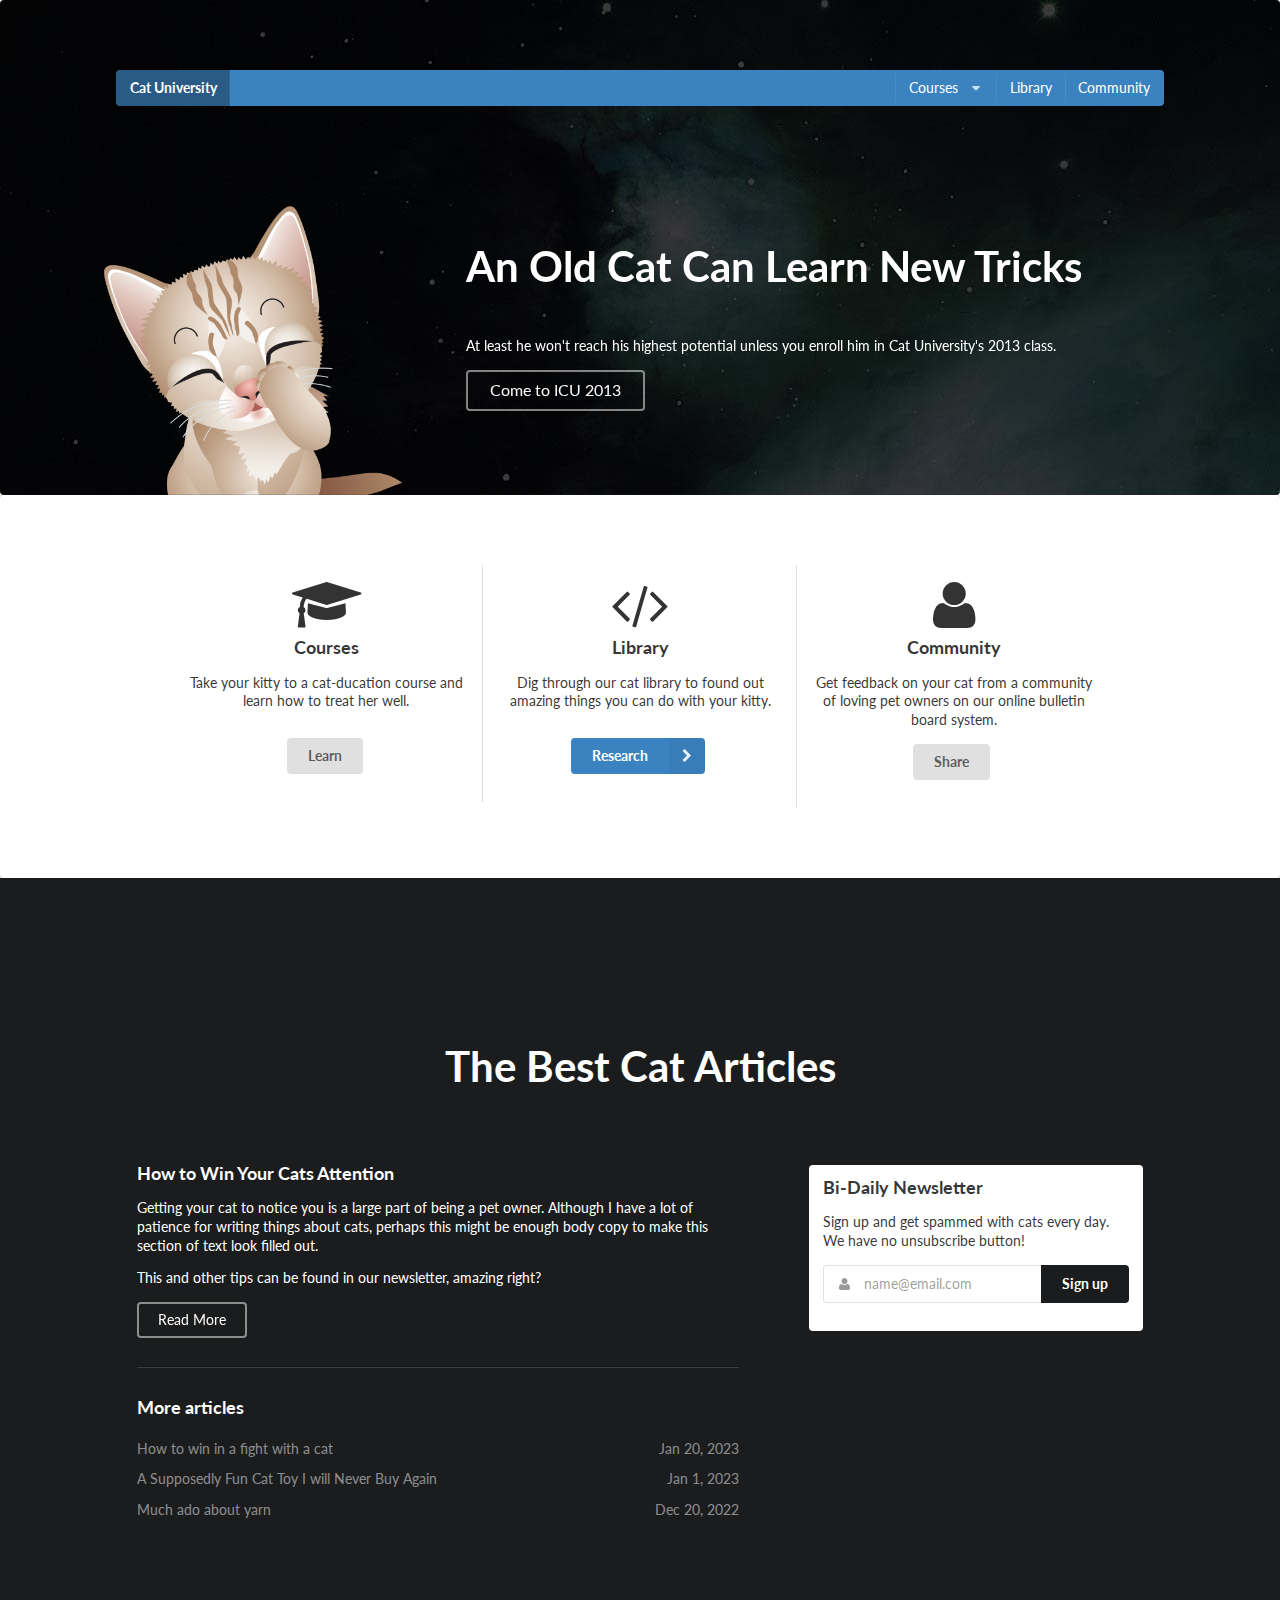
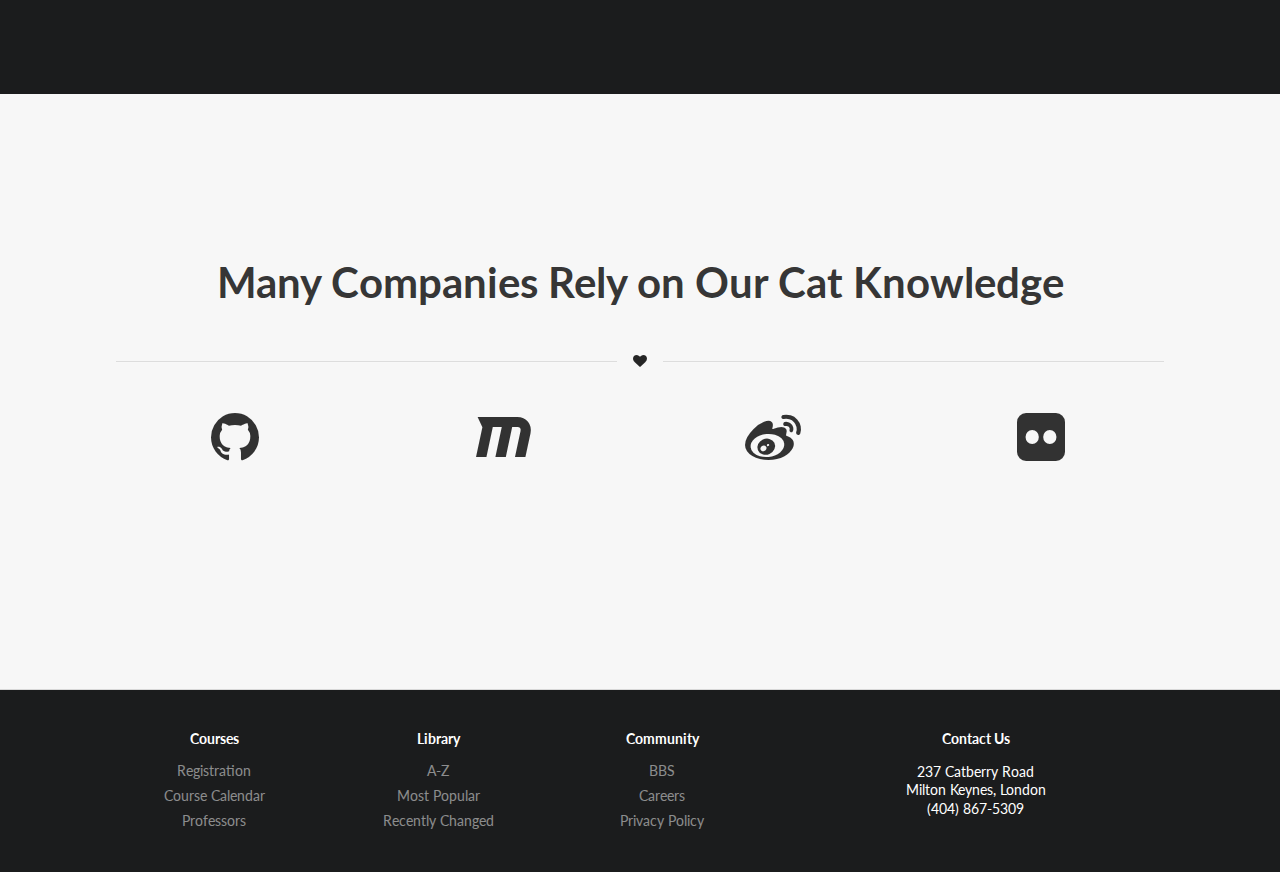
<file: BaniDecide/web/css/semanticUI/examples/homepage.html>
<!DOCTYPE html>
<html>
<head>
  <!-- Standard Meta -->
  <meta charset="utf-8" />
  <meta http-equiv="X-UA-Compatible" content="IE=edge,chrome=1" />
  <meta name="viewport" content="width=device-width, initial-scale=1.0, maximum-scale=1.0">

  <!-- Site Properities -->
  <title>Homepage Example - Semantic</title>

  <link rel="stylesheet" type="text/css" href="../dist/semantic.css">
  <link rel="stylesheet" type="text/css" href="homepage.css">

  <script src="http://cdnjs.cloudflare.com/ajax/libs/jquery/2.0.3/jquery.js"></script>
  <script src="../dist/semantic.js"></script>
  <script src="homepage.js"></script>

</head>
<body id="home">
  <div class="ui inverted masthead segment">
    <div class="ui page grid">
      <div class="column">
        <div class="ui inverted blue menu">
          <div class="header item">Cat University</div>
          <div class="right menu">
            <div class="ui mobile dropdown link item">
              Menu
              <i class="dropdown icon"></i>
              <div class="menu">
                <a class="item">Classes</a>
                <a class="item">Cocktail Hours</a>
                <a class="item">Community</a>
              </div>
            </div>
            <div class="ui dropdown link item">
              Courses
              <i class="dropdown icon"></i>
              <div class="menu">
                <a class="item">Petting</a>
                <a class="item">Feeding</a>
                <a class="item">Mind Reading</a>
              </div>
            </div>
            <a class="item">Library</a>
            <a class="item">Community</a>
          </div>
        </div>
        <img src="images/cat.png" class="ui medium image">
        <div class="ui hidden transition information">
          <h1 class="ui inverted header">
            An Old Cat Can Learn New Tricks
          </h1>
          <p>At least he won't reach his highest potential unless you enroll him in Cat University's 2013 class.</p>
          <div class="large basic inverted animated fade ui button">
            <div class="visible content">Come to ICU 2013</div>
            <div class="hidden content">Register Now</div>
          </div>
        </div>
      </div>
    </div>
  </div>
  <div class="ui vertical feature segment">
    <div class="ui centered page grid">
      <div class="fourteen wide column">
        <div class="ui three column center aligned stackable divided grid">
          <div class="column">
            <div class="ui icon header">
              <i class="student icon"></i>
              Courses
            </div>
            <p>Take your kitty to a cat-ducation course and learn how to treat her well.</p>
            <p>
              <a class="ui button" href="#">
                Learn
              </a>
            </p>
          </div>
          <div class="column">
            <div class="ui icon header">
              <i class="code icon"></i>
              Library
            </div>
            <p>Dig through our cat library to found out amazing things you can do with your kitty.</p>
            <p>
              <a class="ui blue right labeled icon button" href="#">
                Research
                <i class="right chevron icon"></i>
              </a>
            </p>
          </div>
          <div class="column">
            <div class="ui icon header">
              <i class="user icon"></i>
              Community
            </div>
            <p>Get feedback on your cat from a community of loving pet owners on our online bulletin board system.</p>
            <p>
              <a class="ui button" href="#">
                Share
              </a>
            </p>
          </div>
        </div>
      </div>
    </div>
  </div>

  <div class="ui inverted vertical segment">
    <div class="ui very relaxed stackable page grid">
      <div class="row">
        <div class="column">
          <h1 class="center aligned ui inverted header">
            The Best Cat Articles
          </h1>
        </div>
      </div>
      <div class="row">
        <div class="ten wide column">
          <h3 class="ui inverted header">How to Win Your Cats Attention</h3>
          <p>Getting your cat to notice you is a large part of being a pet owner. Although I have a lot of patience for writing things about cats, perhaps this might be enough body copy to make this section of text look filled out.</p>
          <p>This and other tips can be found in our newsletter, amazing right?</p>
          <div class="ui basic inverted animated button button">
            <div class="visible content">Read More</div>
            <div class="hidden content"><i class="right arrow icon"></i></div>
          </div>
          <div class="ui inverted section divider"></div>
          <h3 class="ui inverted header">More articles</h3>
          <div class="ui inverted animated selection list">
            <div class="item">
              How to win in a fight with a cat
              <div class="right floated">Jan 20, 2023</div>
            </div>
            <div class="item">
              A Supposedly Fun Cat Toy I will Never Buy Again
              <div class="right floated">Jan 1, 2023</div>
            </div>
            <div class="item">
              Much ado about yarn
              <div class="right floated">Dec 20, 2022</div>
            </div>
          </div>
        </div>
        <div class="six wide column">
          <div class="ui form segment">
            <h3 class="ui header">Bi-Daily Newsletter</h3>
            <p>Sign up and get spammed with cats every day. We have no unsubscribe button!</p>
            <div class="field">
              <div class="ui left icon action input">
                <i class="user icon"></i>
                <input name="email" type="text" placeholder="name@email.com">
                <div class="ui black submit button">Sign up</div>
              </div>
            </div>
            <div class="ui error message"></div>
          </div>
        </div>
      </div>
    </div>
  </div>

  <div class="ui vertical segment">
    <div class="ui stackable center aligned page grid">
      <div class="row">
        <div class="column">
          <h1 class="ui header">
            Many Companies Rely on Our Cat Knowledge
          </h1>
          <div class="ui horizontal divider"><i class="heart icon"></i></div>
        </div>
      </div>
      <div class="four column logo row">
        <div class="column">
          <div class="ui shape">
            <div class="sides">
              <div class="active side">
                <i class="huge github icon"></i>
              </div>
              <div class="side">
                <i class="huge facebook icon"></i>
              </div>
              <div class="side">
                <i class="huge maxcdn icon"></i>
              </div>
              <div class="side">
                <i class="huge pinterest icon"></i>
              </div>
              <div class="side">
                <i class="huge weibo icon"></i>
              </div>
              <div class="side">
                <i class="huge flickr icon"></i>
              </div>
            </div>
          </div>
        </div>
        <div class="column">
          <div class="ui shape">
            <div class="sides">
              <div class="side">
                <i class="huge github icon"></i>
              </div>
              <div class="side">
                <i class="huge facebook icon"></i>
              </div>
              <div class="active side">
                <i class="huge maxcdn icon"></i>
              </div>
              <div class="side">
                <i class="huge pinterest icon"></i>
              </div>
              <div class="side">
                <i class="huge weibo icon"></i>
              </div>
              <div class="side">
                <i class="huge flickr icon"></i>
              </div>
            </div>
          </div>
        </div>
        <div class="column">
          <div class="ui shape">
            <div class="sides">
              <div class="side">
                <i class="huge github icon"></i>
              </div>
              <div class="side">
                <i class="huge facebook icon"></i>
              </div>
              <div class="side">
                <i class="huge maxcdn icon"></i>
              </div>
              <div class="side">
                <i class="huge pinterest icon"></i>
              </div>
              <div class="active side">
                <i class="huge weibo icon"></i>
              </div>
              <div class="side">
                <i class="huge flickr icon"></i>
              </div>
            </div>
          </div>
        </div>
        <div class="column">
          <div class="ui shape">
            <div class="sides">
              <div class="side">
                <i class="huge github icon"></i>
              </div>
              <div class="side">
                <i class="huge facebook icon"></i>
              </div>
              <div class="side">
                <i class="huge maxcdn icon"></i>
              </div>
              <div class="side">
                <i class="huge pinterest icon"></i>
              </div>
              <div class="side">
                <i class="huge weibo icon"></i>
              </div>
              <div class="active side">
                <i class="huge flickr icon"></i>
              </div>
            </div>
          </div>
        </div>
      </div>
    </div>
  </div>

  <div class="ui inverted footer vertical segment">
    <div class="ui stackable center aligned page grid">
      <div class="ten wide column">
        <div class="ui three column center aligned stackable grid">
          <div class="column">
            <h5 class="ui inverted header">Courses</h5>
            <div class="ui inverted link list">
              <a class="item">Registration</a>
              <a class="item">Course Calendar</a>
              <a class="item">Professors</a>
            </div>
          </div>
          <div class="column">
            <h5 class="ui inverted header">Library</h5>
            <div class="ui inverted link list">
              <a class="item">A-Z</a>
              <a class="item">Most Popular</a>
              <a class="item">Recently Changed</a>
            </div>
          </div>
          <div class="column">
            <h5 class="ui inverted header">Community</h5>
            <div class="ui inverted link list">
              <a class="item">BBS</a>
              <a class="item">Careers</a>
              <a class="item">Privacy Policy</a>
            </div>
          </div>
        </div>
      </div>
      <div class="six wide column">
        <h5 class="ui inverted header">Contact Us</h5>
        <addr>
          237 Catberry Road <br>
          Milton Keynes, London <br>
        </addr>
        <p>(404) 867-5309</p>
      </div>
    </div>
  </div>
</body>

</html>
</file>
<file: BaniDecide/web/css/semanticUI/examples/grid.css>
#grid {
  background-color: #1B1C1D;
  padding: 0em 3em;
}

#grid h2 {
  margin: 2em 0em 1.5em;
}

/* Shaded */
#grid .shaded.examples .row {
  position: relative;
}
#grid .shaded.examples .grid > .column {
  position: relative;
  z-index: 11;
}
#grid .shaded.examples .grid .column:not(.row):after {
  background-color: #FFFFFF;
  box-shadow: 0px 0px 0px 1px #DDD inset;
  content: "";
  display: block;
  min-height: 3em;
}


#grid .divided.examples .grid .column:not(.row):after {
  background-color: rgba(255, 255, 255, 0.1);
  content: "";
  display: block;
  min-height: 3em;
}

#grid .nested.examples .grid .grid {
  box-shadow: 0px 0px 0px 1px #AAA inset;
}
#grid .nested.examples .grid .grid .column:after {
  background-color: #FFFFFF;
  box-shadow: 0px 0px 0px 1px #DDD inset;
  content: "";
  display: block;
  min-height: 3em;
}

#grid .simple.examples .grid .column:not(.row):not(.grid):after {
  content: "";
  display: block;
  min-height: 50px;
}



/* Animation */
#grid .examples {
  margin: 0 auto;
  -webkit-animation: grid 7s ease infinite;
  -moz-animation: grid 7s ease infinite;
  animation: grid 7s ease infinite;
}

@-webkit-keyframes grid {
  0% {
    width: 100%;
  }
  45% {
    width: 85%;
  }
  55% {
    width: 85%;
  }
  100% {
    width: 100%;
  }
}
@-moz-keyframes grid {
  0% {
    width: 100%;
  }
  45% {
    width: 85%;
  }
  55% {
    width: 85%;
  }
  100% {
    width: 100%;
  }
}
@keyframes grid {
  0% {
    width: 100%;
  }
  45% {
    width: 85%;
  }
  55% {
    width: 85%;
  }
  100% {
    width: 100%;
  }
}
</file>
<file: BaniDecide/web/css/semanticUI/examples/homepage.css>
/*******************************
            Global
*******************************/

html {
  font-size: 14px;
}


/*******************************
            Global
*******************************/

#home .menu .right.menu > .mobile.item {
  display: none;
}

/*--------------
    Masthead
---------------*/

#home .masthead {
  background-image: url(images/bg.jpg);
  margin: 0em;
  padding: 5rem 0rem;
}
#home .masthead .column {
  position: relative;
}
#home .masthead .information {
  margin: 10em 1em 1em 350px;
}
#home .masthead .information p {
  max-width: 600px;
}
#home .masthead .image {
  position: absolute;
  left: 0%;
  bottom: -110px;
}

/*--------------
    Ribbons
---------------*/

#home .segment h1 {
  font-size: 3em;
  margin-bottom: 1em;
}

#home .vertical.segment {
  padding: 12rem 0rem;
}

#home .feature.segment {
  margin: 0em;
  padding: 6rem 0rem;
}
#home .feature.segment p {
  min-height: 50px;
}

#home .selection.list {
  margin: 0em -0.5em;
}

#home .logo.row {
  height: 10rem;
}

/*--------------
    Footer
---------------*/

#home .footer.segment {
  background-color: #000000;
  padding: 3rem 0rem;
}


/*******************************
          Responsive
*******************************/

/* Mobile Only */
@media only screen and (max-width : 768px) {

  #home .menu .right.menu > .item {
    display: none;
  }

  #home .menu .right.menu > .mobile.item {
    display: block;
  }
  #home .menu .right.menu > .mobile.item .menu {
    left: auto;
    right: 0em;
  }

  #home h1 {
    font-size: 1.5em;
  }
  #home .masthead.segment .information {
    margin-left: 170px;
  }

  #home .masthead.segment .image {
    width: 170px;
  }

  #home .masthead.segment .button {
    font-size: 1rem;
  }

  #home .overview .divided.grid .header .icon {
    font-size: 1.5em;
  }

  #home .overview .divided.grid .header + p {
    min-height: 0px;
  }

  #home .masthead.segment .column {
    font-size: 0.7rem;
  }

  #home .masthead.segment .column p {
    display: none;
  }

  #home .selection.list .right.floated {
    display: none;
  }
}
</file>
